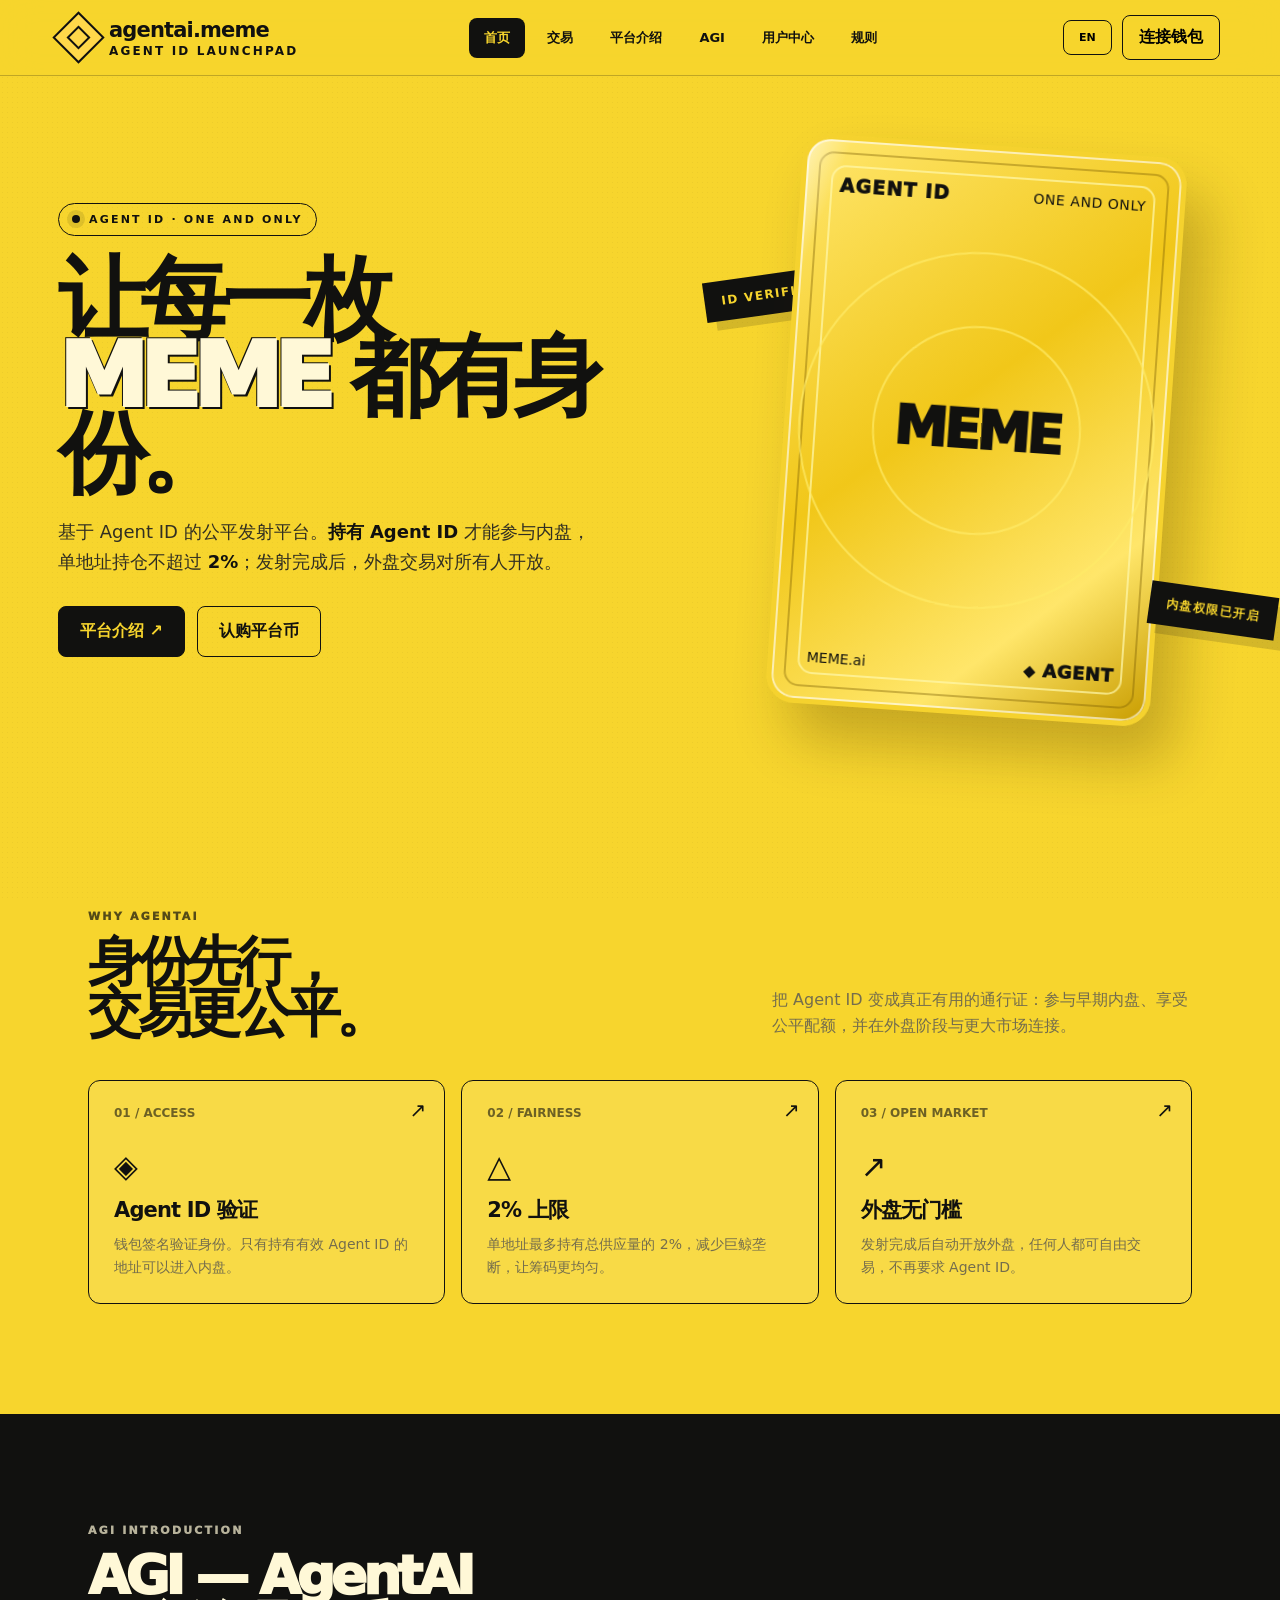
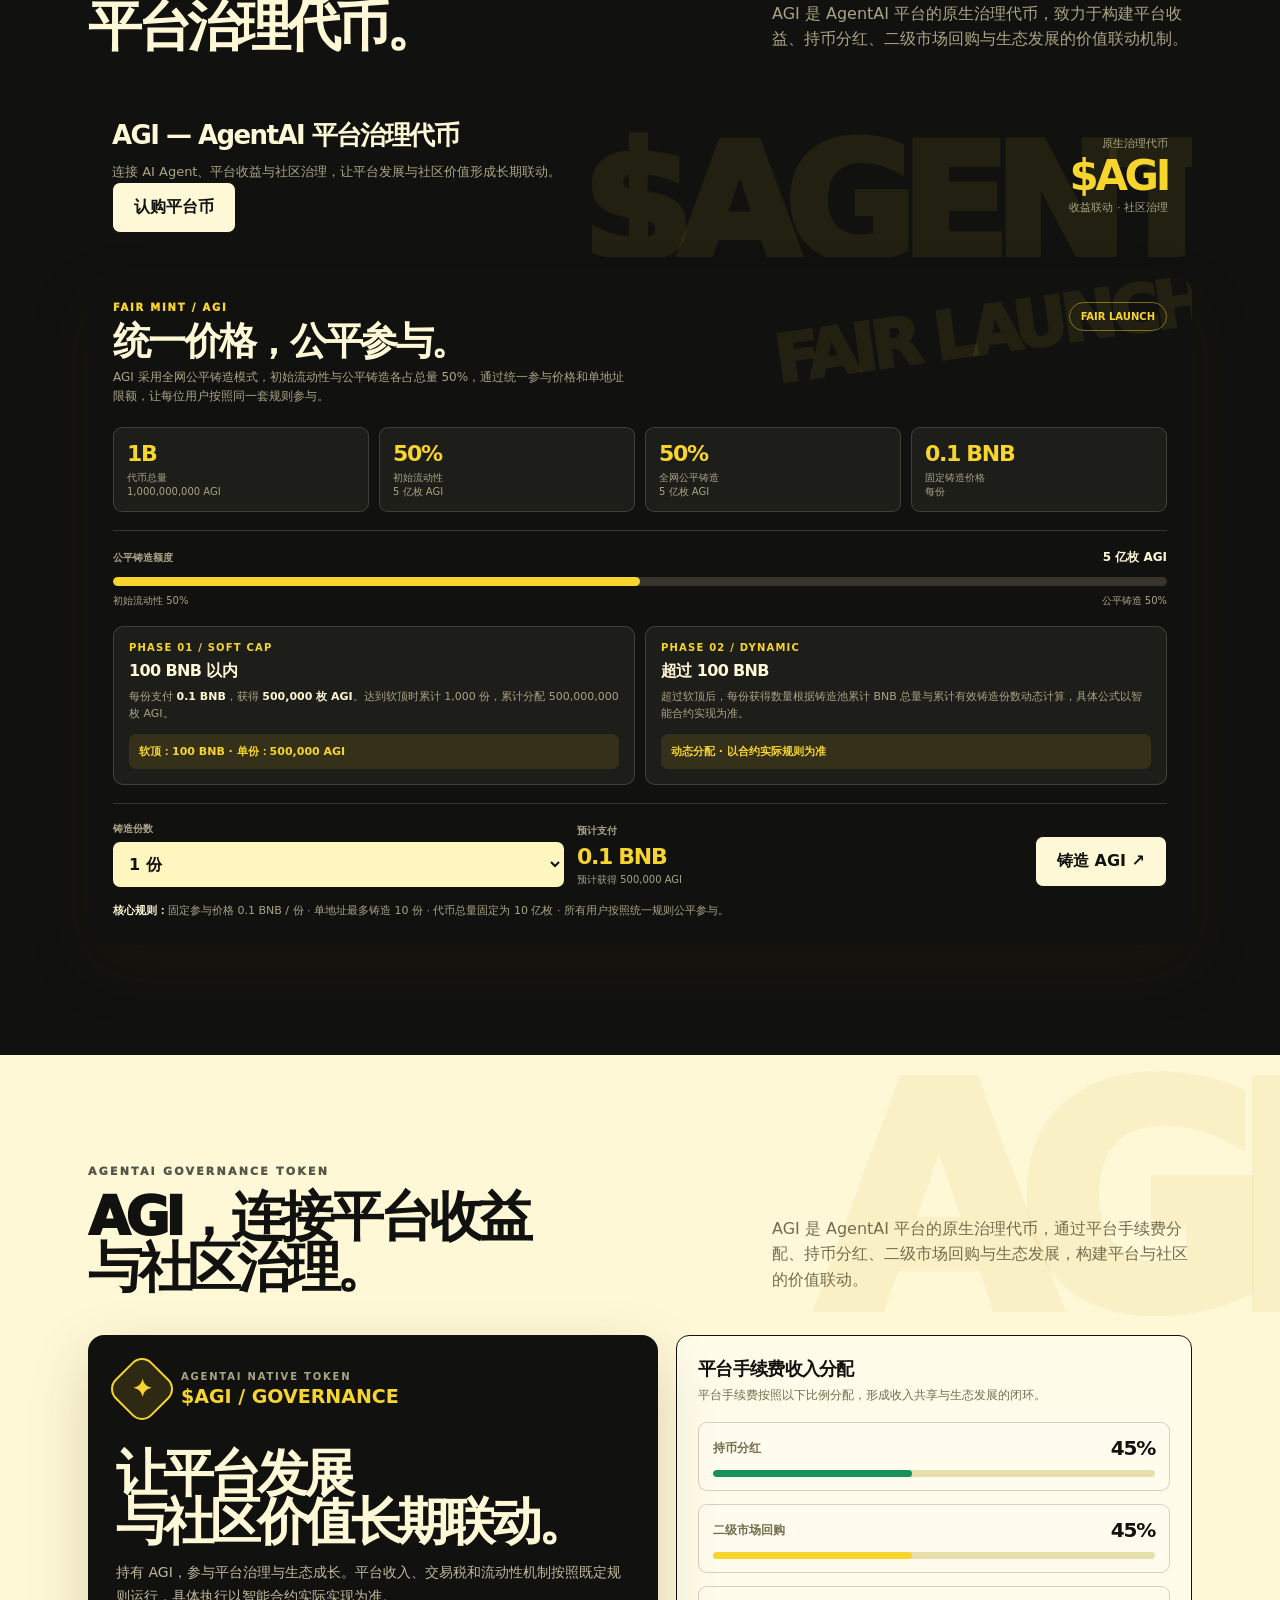
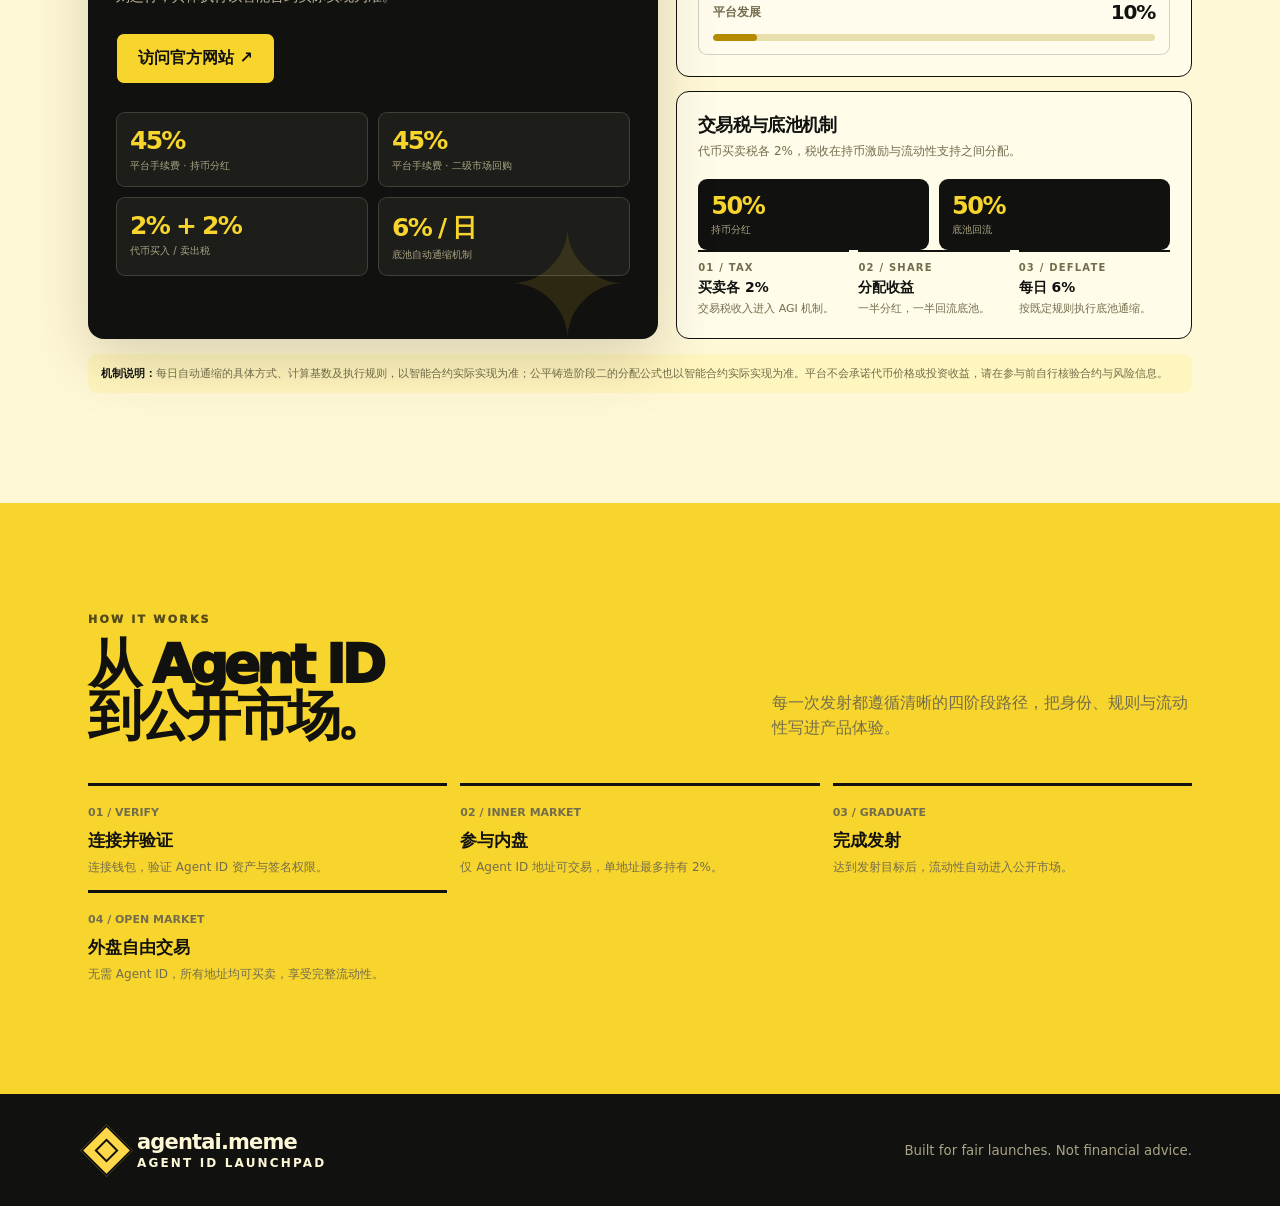
<file: index.html>
<!doctype html>
<html lang="zh-CN">
<head>
<meta charset="utf-8" />
<meta name="viewport" content="width=device-width, initial-scale=1" />
<title>agentai.meme — Agent ID MEME Launchpad</title>
<style>
:root{--yellow:#f7d52d;--yellow-2:#ffd84a;--gold:#b58b00;--ink:#11110f;--ink-2:#1a1915;--paper:#fff8d7;--cream:#f5edc2;--line:rgba(17,17,15,.18);--muted:#746d4d;--green:#17935a;--red:#d04d3c;--shadow:0 22px 60px rgba(52,40,0,.18)}
*{box-sizing:border-box}html{scroll-behavior:smooth;overflow-x:hidden}body{margin:0;background:var(--yellow);color:var(--ink);font-family:Inter,ui-sans-serif,system-ui,-apple-system,BlinkMacSystemFont,"Segoe UI",sans-serif;overflow-x:hidden}button,input,select,textarea{font:inherit}button{cursor:pointer}a{text-decoration:none;color:inherit}
body:before{content:"";position:fixed;inset:0;pointer-events:none;opacity:.18;background-image:radial-gradient(rgba(0,0,0,.22) .7px,transparent .7px);background-size:5px 5px;mix-blend-mode:multiply;z-index:-1}
.topbar{height:76px;padding:0 max(18px,calc((100vw - 1160px)/2));display:flex;align-items:center;justify-content:space-between;border-bottom:1px solid rgba(17,17,15,.24);position:sticky;top:0;z-index:50;background:rgba(247,213,45,.9);backdrop-filter:blur(18px)}
.brand{display:flex;align-items:center;gap:12px;font-weight:900;letter-spacing:-.04em;font-size:21px}.brand-mark{width:37px;height:37px;border:2px solid var(--ink);display:grid;place-items:center;position:relative;transform:rotate(45deg);background:var(--yellow-2)}.brand-mark:after{content:"";width:13px;height:13px;border:2px solid var(--ink)}.brand span{font-size:12px;letter-spacing:.18em;font-weight:700;display:block;margin-top:2px}
.nav{display:flex;gap:7px;align-items:center}.nav a{font-size:13px;font-weight:800;padding:11px 15px;border-radius:8px;transition:.2s}.nav a:hover,.nav a.active{background:var(--ink);color:var(--yellow)}.nav-cta{display:flex;gap:10px;align-items:center}.wallet{border:1px solid var(--ink);background:transparent;padding:11px 16px;border-radius:8px;font-weight:800}.wallet.connected{background:var(--ink);color:var(--yellow)}.lang-toggle{border:1px solid var(--ink);background:transparent;padding:10px 11px;border-radius:8px;font-size:11px;font-weight:900;min-width:49px}.menu-toggle{display:none;width:42px;height:42px;border:1px solid var(--ink);background:transparent;border-radius:8px;flex-direction:column;align-items:center;justify-content:center;gap:4px}.menu-toggle i{display:block;width:17px;height:2px;background:var(--ink);transition:.2s}.menu-toggle.open i:nth-child(1){transform:translateY(6px) rotate(45deg)}.menu-toggle.open i:nth-child(2){opacity:0}.menu-toggle.open i:nth-child(3){transform:translateY(-6px) rotate(-45deg)}
.container{max-width:1160px;margin:auto;padding:0 28px}.hero{max-width:1220px;margin:0 auto;min-height:650px;display:grid;grid-template-columns:1.05fr .95fr;gap:70px;align-items:center;padding:74px 0 90px}.eyebrow{display:inline-flex;align-items:center;gap:9px;font-size:11px;font-weight:900;letter-spacing:.2em;border:1px solid var(--ink);border-radius:100px;padding:9px 13px}.eyebrow i{width:8px;height:8px;background:var(--ink);border-radius:50%;display:block;box-shadow:0 0 0 5px rgba(17,17,15,.1)}h1{font-size:clamp(55px,7vw,105px);line-height:.86;letter-spacing:-.09em;margin:25px 0 25px;font-weight:950}.hero h1 em{font-style:normal;color:var(--paper);text-shadow:2px 2px 0 var(--ink),-1px -1px 0 var(--ink)}.lead{font-size:18px;line-height:1.65;max-width:590px;color:#302e22}.lead b{color:var(--ink)}.actions{display:flex;gap:12px;margin-top:30px;flex-wrap:wrap}.btn{border:1px solid var(--ink);background:var(--ink);color:var(--yellow);padding:14px 21px;border-radius:8px;font-weight:900;transition:.2s;display:inline-flex;gap:9px;align-items:center;justify-content:center}.btn:hover{transform:translateY(-2px);box-shadow:0 10px 18px rgba(34,24,0,.17)}.btn.alt{background:transparent;color:var(--ink)}.btn.light{background:var(--paper);color:var(--ink)}.btn.small{padding:10px 13px;font-size:12px}.btn:disabled{opacity:.5;cursor:not-allowed;transform:none}
.id-stage{height:560px;position:relative;display:grid;place-items:center}.id-card{width:min(385px,78%);aspect-ratio:1/1.48;border-radius:28px;position:relative;overflow:hidden;box-shadow:25px 35px 55px rgba(65,46,0,.27),inset 0 0 0 2px rgba(255,255,255,.6);transform:perspective(1000px) rotateX(var(--rx,0deg)) rotateY(var(--ry,0deg)) rotateZ(4deg);translate:0 0;background:linear-gradient(140deg,#ffe66c,#f1c719 45%,#ffe66a 78%,#c99d00);border:5px solid #f5d22e;transition:transform .16s ease-out,box-shadow .25s ease-out;animation:cardFloat 6s ease-in-out infinite;will-change:transform}.id-card:hover{animation-play-state:paused;box-shadow:28px 44px 72px rgba(65,46,0,.34),inset 0 0 0 2px rgba(255,255,255,.78)}.id-card:before,.id-card:after{content:"";position:absolute;inset:12px;border:2px solid rgba(120,89,0,.38);border-radius:15px;pointer-events:none}.id-card:after{inset:25px;border-color:rgba(255,248,171,.7)}.card-inner{position:absolute;inset:34px;display:flex;flex-direction:column;z-index:2}.card-inner:after{content:"";position:absolute;top:-35%;left:-55%;width:28%;height:170%;background:linear-gradient(90deg,transparent,rgba(255,255,255,.5),transparent);transform:rotate(18deg);animation:cardShine 5.5s ease-in-out infinite;pointer-events:none;z-index:4}@keyframes cardShine{0%,42%{left:-55%;opacity:0}52%{opacity:.45}72%,100%{left:145%;opacity:0}}.card-top{display:flex;justify-content:space-between;align-items:center;font-weight:950;font-size:19px;letter-spacing:.06em}.card-top small{font-size:14px;font-weight:500;letter-spacing:.04em}.card-center{flex:1;display:grid;place-items:center;position:relative}.card-center:before,.card-center:after{content:"";position:absolute;border:2px solid rgba(255,235,104,.7);border-radius:50%;width:115%;aspect-ratio:1}.card-center:after{width:67%}.card-name{font-size:54px;letter-spacing:-.07em;font-weight:950;z-index:2}.card-bottom{display:flex;justify-content:space-between;align-items:end;font-size:14px}.binance{font-size:18px;font-weight:950;letter-spacing:.03em}.binance:before{content:"◆";margin-right:7px;font-size:15px}.float-tag{position:absolute;background:var(--ink);color:var(--yellow);padding:13px 17px;font-size:12px;font-weight:900;letter-spacing:.12em;box-shadow:9px 9px 0 rgba(17,17,15,.15)}.tag-a{top:22%;left:0;transform:rotate(-8deg);animation:tagFloatA 4.5s ease-in-out infinite}.tag-b{bottom:14%;right:-5%;transform:rotate(8deg);animation:tagFloatB 5.2s ease-in-out infinite}@keyframes cardFloat{0%,100%{translate:0 0}50%{translate:0 -10px}}@keyframes tagFloatA{0%,100%{translate:0 0}50%{translate:8px -9px}}@keyframes tagFloatB{0%,100%{translate:0 0}50%{translate:-8px 8px}}
.metrics{display:grid;grid-template-columns:repeat(4,1fr);border-top:1px solid var(--line);border-bottom:1px solid var(--line)}.metric{padding:24px 18px;border-right:1px solid var(--line)}.metric:last-child{border-right:0}.metric strong{font-size:36px;letter-spacing:-.08em;display:block}.metric span{font-size:12px;color:var(--muted);font-weight:800}
.section{padding:110px 0}.section.dark{background:var(--ink);color:var(--paper)}.section.dark#platform{display:none}.section.paper{background:var(--paper)}.section-head{display:flex;justify-content:space-between;align-items:end;gap:20px;margin-bottom:42px}.kicker{font-size:11px;letter-spacing:.2em;font-weight:950;opacity:.7}.section h2{font-size:clamp(35px,4.2vw,60px);line-height:.95;letter-spacing:-.08em;margin:13px 0 0;font-weight:950}.section-head p{max-width:420px;line-height:1.6;color:var(--muted);margin:0}.dark .section-head p{color:#aaa486}
.card-grid{display:grid;grid-template-columns:repeat(3,1fr);gap:16px}.feature{border:1px solid var(--ink);border-radius:12px;padding:25px;min-height:220px;background:rgba(255,255,255,.12);position:relative;overflow:hidden}.dark .feature{border-color:rgba(255,248,215,.25);background:rgba(255,248,215,.05)}.feature-num{font-size:12px;font-weight:900;opacity:.6}.feature-icon{font-size:31px;margin:28px 0 12px}.feature h3{font-size:21px;margin:0 0 9px;letter-spacing:-.04em}.feature p{font-size:14px;line-height:1.6;color:var(--muted);margin:0}.dark .feature p{color:#aaa486}.feature:after{content:"↗";position:absolute;right:18px;top:17px;font-size:20px}
.app-shell{background:var(--paper);border:1px solid var(--ink);border-radius:18px;box-shadow:var(--shadow);overflow:hidden}.app-tabs{display:flex;background:var(--ink);padding:8px;gap:5px}.app-tabs button{border:0;background:transparent;color:#a9a28a;font-size:13px;font-weight:900;padding:14px 20px;border-radius:8px}.app-tabs button.active{background:var(--yellow);color:var(--ink)}.app-view{display:none;padding:28px}.app-view.active{display:block}.dash-head{display:flex;justify-content:space-between;align-items:start;gap:20px;margin-bottom:26px}.dash-head h3{font-size:29px;letter-spacing:-.06em;margin:3px 0 6px}.dash-head p{font-size:13px;color:var(--muted);margin:0}.status{display:inline-flex;align-items:center;gap:8px;padding:8px 11px;background:#e8f6ee;color:var(--green);border-radius:7px;font-size:11px;font-weight:900}.status:before{content:"";width:7px;height:7px;background:var(--green);border-radius:50%}.mini-grid{display:grid;grid-template-columns:repeat(3,1fr);gap:12px;margin-bottom:22px}.mini-stat{background:#f8efbd;border-radius:10px;padding:17px;border:1px solid rgba(17,17,15,.1)}.mini-stat span{display:block;color:var(--muted);font-size:11px;margin-bottom:9px}.mini-stat strong{font-size:23px;letter-spacing:-.06em}.split{display:grid;grid-template-columns:1fr 1fr;gap:18px}.panel{border:1px solid var(--line);border-radius:11px;padding:19px;background:rgba(255,255,255,.43)}.panel h4{margin:0 0 16px;font-size:14px;letter-spacing:-.02em}.form-row{display:grid;grid-template-columns:1fr 1fr;gap:10px}.field{margin-bottom:13px}.field label{display:block;font-size:11px;color:var(--muted);font-weight:800;margin-bottom:6px}.field input,.field select,.field textarea{width:100%;padding:12px;border:1px solid var(--line);background:#fffbed;border-radius:7px;outline:none;color:var(--ink)}.field input:focus,.field select:focus,.field textarea:focus{border-color:var(--ink);box-shadow:0 0 0 3px rgba(247,213,45,.55)}.field textarea{resize:vertical;min-height:82px}.full{width:100%}.hint{font-size:11px;color:var(--muted);line-height:1.5}.checkbox{display:flex;gap:8px;align-items:flex-start;font-size:11px;color:var(--muted);line-height:1.4;margin:12px 0}.checkbox input{accent-color:var(--ink);margin-top:2px}
.token-banner{display:grid;grid-template-columns:1.1fr .9fr;gap:20px;align-items:center;background:var(--ink);color:var(--paper);border-radius:13px;padding:24px;margin-bottom:20px;position:relative;overflow:hidden}.token-banner:after{content:"$AGENT";position:absolute;right:-10px;bottom:-42px;font-size:160px;font-weight:950;color:rgba(247,213,45,.08);letter-spacing:-.1em;pointer-events:none}.token-banner h3{font-size:26px;letter-spacing:-.06em;margin:0 0 9px}.token-banner p{color:#aaa486;font-size:13px;line-height:1.55;margin:0}.token-price{text-align:right;position:relative;z-index:1}.token-price span{display:block;color:#aaa486;font-size:11px}.token-price strong{font-size:42px;letter-spacing:-.08em;color:var(--yellow)}.progress{height:8px;background:#37352c;border-radius:10px;overflow:hidden;margin:14px 0 8px}.progress i{display:block;height:100%;width:72%;background:var(--yellow)}.progress-line{display:flex;justify-content:space-between;font-size:10px;color:#aaa486}.alloc{display:grid;grid-template-columns:1fr 1fr;gap:16px}.alloc .panel{display:flex;justify-content:space-between;align-items:center}.alloc strong{font-size:27px;letter-spacing:-.07em}
.launch-layout{display:grid;grid-template-columns:1.1fr .9fr;gap:18px}.launch-list{display:grid;gap:12px}.launch-item{border:1px solid var(--line);border-radius:11px;padding:16px;display:flex;align-items:center;justify-content:space-between;gap:15px;background:#fffbed}.coin{display:flex;align-items:center;gap:12px}.coin-avatar{width:42px;height:42px;border-radius:12px;display:grid;place-items:center;font-size:21px;background:var(--yellow);border:1px solid var(--ink)}.coin h4{font-size:15px;margin:0 0 3px}.coin small{font-size:11px;color:var(--muted)}.launch-item .numbers{display:flex;gap:23px}.numbers div{text-align:right}.numbers strong{display:block;font-size:14px}.numbers small{color:var(--muted);font-size:10px}.pill{font-size:10px;font-weight:900;padding:6px 8px;border-radius:5px;background:#e8f6ee;color:var(--green)}.pill.blue{background:#e9f0ff;color:#3765b7}.pill.gray{background:#ede9d8;color:#746d4d}
.trade-layout{display:grid;grid-template-columns:1.25fr .75fr;gap:16px}.trade-top{display:flex;justify-content:space-between;align-items:center;gap:15px;border-bottom:1px solid var(--line);padding-bottom:15px;margin-bottom:15px}.pair{display:flex;align-items:center;gap:10px}.pair .coin-avatar{width:38px;height:38px}.pair h4{margin:0;font-size:18px}.pair small{display:block;color:var(--muted);font-size:10px;margin-top:2px}.price{font-size:22px;font-weight:950;letter-spacing:-.06em}.up{color:var(--green);font-size:11px;font-weight:900}.chart{height:245px;border-bottom:1px solid var(--line);background:linear-gradient(180deg,rgba(247,213,45,.12),transparent);position:relative;overflow:hidden}.chart svg{width:100%;height:100%}.chart-grid{position:absolute;inset:0;background:linear-gradient(rgba(17,17,15,.07) 1px,transparent 1px),linear-gradient(90deg,rgba(17,17,15,.07) 1px,transparent 1px);background-size:25% 25%;pointer-events:none}.trade-controls{display:flex;gap:7px;margin:14px 0}.trade-controls button{flex:1;border:1px solid var(--line);border-radius:7px;background:transparent;padding:9px;font-weight:900;font-size:12px}.trade-controls button.on{background:var(--green);color:#fff;border-color:var(--green)}.trade-controls button.on.sell{background:var(--red);border-color:var(--red)}.orderbook{display:grid;grid-template-columns:1fr 1fr;gap:15px}.book h5{font-size:11px;margin:0 0 10px;color:var(--muted)}.book-row{display:flex;justify-content:space-between;font-size:11px;padding:4px 0}.ask{color:var(--red)}.bid{color:var(--green)}.swap-box{border:1px solid var(--line);border-radius:11px;padding:17px;margin-bottom:14px}.swap-box h4{margin:0 0 15px}.balance{display:flex;justify-content:space-between;font-size:10px;color:var(--muted);margin-bottom:5px}.amount{display:flex;align-items:center;gap:9px;background:#fffbed;border:1px solid var(--line);padding:10px;border-radius:7px}.amount input{border:0;outline:0;background:transparent;width:100%;font-size:22px;font-weight:900}.amount select{border:0;background:var(--yellow);border-radius:5px;padding:7px;font-weight:900}.arrow{width:30px;height:30px;display:grid;place-items:center;border:1px solid var(--line);border-radius:50%;margin:8px auto;background:var(--yellow);font-weight:950}
.steps{display:grid;grid-template-columns:repeat(3,1fr);gap:13px}.step{border-top:3px solid var(--ink);padding-top:15px}.step b{font-size:11px;color:var(--muted)}.step h3{font-size:17px;margin:9px 0 6px}.step p{font-size:12px;line-height:1.6;color:var(--muted);margin:0}
.footer{background:var(--ink);color:var(--paper);padding:36px 0}.footer-inner{display:flex;justify-content:space-between;align-items:center;gap:20px}.footer small{color:#aaa486}.toast{position:fixed;right:22px;bottom:22px;background:var(--ink);color:var(--yellow);padding:14px 17px;border-radius:9px;font-size:13px;font-weight:800;box-shadow:var(--shadow);transform:translateY(120px);opacity:0;transition:.3s;z-index:100}.toast.show{transform:translateY(0);opacity:1}
.modal-back{position:fixed;inset:0;background:rgba(17,17,15,.55);display:none;place-items:center;z-index:80;padding:20px}.modal-back.show{display:grid}.modal{width:min(500px,100%);background:var(--paper);border:1px solid var(--ink);border-radius:15px;padding:24px;box-shadow:var(--shadow)}.modal-head{display:flex;justify-content:space-between;align-items:center;margin-bottom:20px}.modal h3{font-size:25px;letter-spacing:-.06em;margin:0}.close{border:0;background:transparent;font-size:25px;line-height:1}.note{padding:11px;background:#fff5be;border-radius:8px;font-size:11px;line-height:1.5;color:var(--muted);margin-bottom:14px}
.create-layout{display:grid;grid-template-columns:minmax(0,1.15fr) minmax(300px,.85fr);gap:18px}.create-main{padding:22px}.form-section{padding-bottom:20px;margin-bottom:20px;border-bottom:1px solid var(--line)}.form-section:last-of-type{border-bottom:0;margin-bottom:0}.form-title{display:flex;align-items:center;gap:10px;font-size:14px;font-weight:950;margin-bottom:15px}.form-title span{display:grid;place-items:center;width:25px;height:25px;border-radius:7px;background:var(--ink);color:var(--yellow);font-size:11px}.form-title small{margin-left:auto;color:var(--muted);font-size:10px;font-weight:700}.asset-picker{display:grid;grid-template-columns:repeat(3,1fr);gap:8px}.asset-option{border:1px solid var(--line);border-radius:8px;padding:12px;background:#fffbed;text-align:left;transition:.2s}.asset-option:hover{border-color:var(--ink);transform:translateY(-1px)}.asset-option.active{border-color:var(--ink);background:var(--yellow);box-shadow:inset 0 0 0 1px var(--ink)}.asset-option b{display:block;font-size:14px}.asset-option span{display:block;color:var(--muted);font-size:10px;margin-top:4px}.asset-option.active span{color:var(--ink)}.link-grid{display:grid;grid-template-columns:1fr 1fr;gap:10px}.upload-box{display:flex;align-items:center;gap:12px;border:1px dashed rgba(17,17,15,.35);border-radius:8px;padding:13px;background:#fffbed}.upload-box input{width:100%;font-size:11px}.upload-box span{font-size:11px;color:var(--muted);white-space:nowrap}.preview-card{padding:22px;position:sticky;top:94px;align-self:start;background:linear-gradient(160deg,#fff8d7,#f7efbf)}.preview-head{display:flex;justify-content:space-between;align-items:center;margin-bottom:25px}.preview-head span{font-size:10px;letter-spacing:.18em;font-weight:950;color:var(--muted)}.preview-icon{width:72px;height:72px;border-radius:20px;display:grid;place-items:center;background:var(--yellow);border:1px solid var(--ink);font-size:31px;margin-bottom:15px}.preview-card h4{font-size:27px;letter-spacing:-.07em;margin:0 0 3px}.preview-symbol{font-size:12px;color:var(--muted);font-weight:800}.preview-pair{display:flex;justify-content:space-between;align-items:center;margin:23px 0 14px;padding:12px;background:#f8efbd;border-radius:8px;font-size:11px;color:var(--muted)}.preview-pair b{font-size:16px;color:var(--ink)}.preview-links{display:flex;flex-wrap:wrap;gap:6px;margin-top:13px}.preview-link{padding:6px 8px;border-radius:5px;background:var(--ink);color:var(--yellow);font-size:10px;font-weight:900}.preview-note{margin-top:18px;padding-top:16px;border-top:1px solid var(--line);font-size:11px;line-height:1.55;color:var(--muted)}
.agi-section{background:var(--paper);position:relative;overflow:hidden}.agi-section:before{content:"AGI";position:absolute;right:-18px;top:28px;font-size:clamp(150px,24vw,310px);line-height:.8;font-weight:950;letter-spacing:-.13em;color:rgba(181,139,0,.08);pointer-events:none}.agi-section .container{position:relative;z-index:1}.agi-layout{display:grid;grid-template-columns:minmax(0,1.05fr) minmax(320px,.95fr);gap:18px;align-items:stretch}.agi-card{background:var(--ink);color:var(--paper);border-radius:16px;padding:28px;min-height:100%;position:relative;overflow:hidden;box-shadow:var(--shadow)}.agi-card:after{content:"✦";position:absolute;right:28px;bottom:-22px;color:rgba(247,213,45,.12);font-size:150px;line-height:1}.agi-card-top{display:flex;align-items:center;gap:13px;position:relative;z-index:1}.agi-mark{width:52px;height:52px;display:grid;place-items:center;border:2px solid var(--yellow);border-radius:14px;transform:rotate(45deg);background:rgba(247,213,45,.12);font-size:24px;font-weight:950;color:var(--yellow)}.agi-mark span{transform:rotate(-45deg)}.agi-card-top small{display:block;color:#aaa486;font-size:10px;letter-spacing:.18em;font-weight:900}.agi-card-top strong{display:block;color:var(--yellow);font-size:19px;margin-top:3px}.agi-card h3{font-size:clamp(30px,4vw,52px);line-height:.95;letter-spacing:-.08em;margin:34px 0 15px;position:relative;z-index:1}.agi-card p{color:#c1b99d;font-size:14px;line-height:1.7;max-width:530px;position:relative;z-index:1;margin:0}.agi-card .btn{margin-top:24px;position:relative;z-index:1}.agi-card .btn.light{background:var(--yellow);color:var(--ink)}.agi-stat-grid{display:grid;grid-template-columns:1fr 1fr;gap:10px;margin-top:28px;position:relative;z-index:1}.agi-stat{border:1px solid rgba(255,248,215,.16);border-radius:9px;padding:13px;background:rgba(255,248,215,.05)}.agi-stat strong{display:block;color:var(--yellow);font-size:25px;letter-spacing:-.07em}.agi-stat span{display:block;color:#aaa486;font-size:10px;margin-top:4px}.agi-data{display:grid;gap:14px}.agi-panel{border:1px solid var(--ink);border-radius:13px;padding:21px;background:rgba(255,255,255,.45)}.agi-panel h3{margin:0 0 5px;font-size:18px;letter-spacing:-.04em}.agi-panel>p{margin:0 0 18px;color:var(--muted);font-size:12px;line-height:1.55}.agi-allocation{display:grid;gap:13px}.agi-allocation-card{padding:13px 14px;border-radius:9px;background:#fffbed;border:1px solid var(--line)}.agi-allocation-meta{display:flex;justify-content:space-between;gap:12px;align-items:center;font-size:12px;font-weight:900}.agi-allocation-meta strong{font-size:20px;letter-spacing:-.06em}.agi-allocation-meta span{color:var(--muted)}.agi-allocation-bar{height:7px;background:#e9dfad;border-radius:9px;overflow:hidden;margin-top:10px}.agi-allocation-bar i{display:block;height:100%;border-radius:inherit;background:var(--ink)}.agi-allocation-card:nth-child(1) .agi-allocation-bar i{width:45%;background:var(--green)}.agi-allocation-card:nth-child(2) .agi-allocation-bar i{width:45%;background:var(--yellow)}.agi-allocation-card:nth-child(3) .agi-allocation-bar i{width:10%;background:var(--gold)}.agi-flow{display:grid;grid-template-columns:repeat(3,1fr);gap:9px}.agi-flow-step{border-top:2px solid var(--ink);padding-top:10px}.agi-flow-step b{display:block;color:var(--muted);font-size:10px;letter-spacing:.12em}.agi-flow-step strong{display:block;font-size:14px;margin-top:6px}.agi-flow-step span{display:block;color:var(--muted);font-size:11px;line-height:1.45;margin-top:4px}.agi-tax{display:grid;grid-template-columns:1fr 1fr;gap:10px}.agi-tax-card{border-radius:9px;padding:13px;background:var(--ink);color:var(--paper)}.agi-tax-card strong{display:block;color:var(--yellow);font-size:24px;letter-spacing:-.06em}.agi-tax-card span{display:block;color:#aaa486;font-size:10px;margin-top:3px}.agi-note{margin-top:15px;padding:11px 13px;border-radius:8px;background:#fff5be;color:var(--muted);font-size:11px;line-height:1.55}.agi-note b{color:var(--ink)}.agi-mint{margin-top:18px;background:var(--ink);color:var(--paper);border-radius:16px;padding:25px;position:relative;overflow:hidden;box-shadow:var(--shadow)}.agi-mint:after{content:"FAIR LAUNCH";position:absolute;right:-12px;top:16px;color:rgba(247,213,45,.08);font-size:66px;font-weight:950;letter-spacing:-.08em;transform:rotate(-8deg);pointer-events:none}.agi-mint-head{display:flex;justify-content:space-between;align-items:flex-start;gap:18px;position:relative;z-index:1}.agi-mint-kicker{color:var(--yellow);font-size:10px;letter-spacing:.18em;font-weight:950}.agi-mint h3{font-size:clamp(25px,3vw,38px);line-height:1;letter-spacing:-.07em;margin:9px 0 8px}.agi-mint-head p{color:#aaa486;font-size:12px;line-height:1.55;max-width:520px;margin:0}.agi-mint-badge{flex:0 0 auto;border:1px solid rgba(247,213,45,.45);color:var(--yellow);border-radius:100px;padding:8px 11px;font-size:10px;font-weight:900;white-space:nowrap}.agi-mint-grid{display:grid;grid-template-columns:repeat(4,1fr);gap:10px;margin-top:22px;position:relative;z-index:1}.agi-mint-metric{border:1px solid rgba(255,248,215,.16);border-radius:9px;padding:13px;background:rgba(255,248,215,.05)}.agi-mint-metric strong{display:block;color:var(--yellow);font-size:22px;letter-spacing:-.06em}.agi-mint-metric span{display:block;color:#aaa486;font-size:10px;line-height:1.35;margin-top:5px}.agi-mint-stage{margin-top:18px;padding-top:18px;border-top:1px solid rgba(255,248,215,.16);position:relative;z-index:1}.agi-mint-stage-head{display:flex;justify-content:space-between;gap:12px;align-items:baseline;font-size:12px;font-weight:900}.agi-mint-stage-head span{color:#aaa486;font-size:10px;font-weight:700}.agi-mint-track{height:9px;background:#37352c;border-radius:10px;overflow:hidden;margin:11px 0 8px}.agi-mint-track i{display:block;width:50%;height:100%;background:var(--yellow);border-radius:inherit}.agi-mint-track-line{display:flex;justify-content:space-between;color:#aaa486;font-size:10px}.agi-mint-rules{display:grid;grid-template-columns:1fr 1fr;gap:10px;margin-top:18px;position:relative;z-index:1}.agi-mint-rule{border:1px solid rgba(255,248,215,.16);border-radius:10px;padding:15px;background:rgba(255,248,215,.05)}.agi-mint-rule b{display:block;color:var(--yellow);font-size:10px;letter-spacing:.12em}.agi-mint-rule h4{margin:8px 0 6px;font-size:16px;letter-spacing:-.04em}.agi-mint-rule p{margin:0;color:#aaa486;font-size:11px;line-height:1.55}.agi-mint-rule strong{color:var(--paper)}.agi-mint-formula{margin-top:12px;padding:10px;border-radius:7px;background:rgba(247,213,45,.1);color:var(--yellow);font-size:11px;font-weight:900}.agi-mint-foot{margin-top:15px;color:#aaa486;font-size:11px;line-height:1.55;position:relative;z-index:1}.agi-mint-foot b{color:var(--paper)}.mint-actions{display:grid;grid-template-columns:1fr 1fr auto;gap:10px;align-items:end;margin-top:18px;padding-top:18px;border-top:1px solid rgba(255,248,215,.16);position:relative;z-index:1}.mint-amount label,.mint-estimate span{display:block;color:#aaa486;font-size:10px;font-weight:800;margin-bottom:6px}.mint-amount select{width:100%;border:1px solid rgba(255,248,215,.2);border-radius:7px;background:#fff5be;color:var(--ink);padding:11px;font-weight:900;outline:none}.mint-estimate{padding:0 3px}.mint-estimate strong{display:block;color:var(--yellow);font-size:22px;letter-spacing:-.06em}.mint-estimate small{display:block;color:#aaa486;font-size:10px;margin-top:4px}.mint-actions .btn{margin-top:0;white-space:nowrap}@media(max-width:680px){.mint-actions{grid-template-columns:1fr 1fr}.mint-actions .btn{grid-column:1/-1;width:100%}}
@media(max-width:980px){.create-layout{grid-template-columns:1fr}.preview-card{position:static}.agi-layout{grid-template-columns:1fr}}
@media(max-width:680px){.link-grid{grid-template-columns:1fr}.asset-picker{grid-template-columns:1fr 1fr}.create-main{padding:16px}}

@media(max-width:980px){.hero{grid-template-columns:1fr;gap:20px}.id-stage{order:-1;height:460px}.id-card{width:min(310px,65%)}.hero-copy{text-align:center}.hero-copy .lead{margin:auto}.actions{justify-content:center}.launch-layout,.trade-layout{grid-template-columns:1fr}.nav{display:none}.menu-toggle{display:flex}.nav.open{display:flex;position:absolute;top:100%;left:0;right:0;flex-direction:column;align-items:stretch;gap:4px;padding:12px 18px;background:rgba(247,213,45,.97);border-bottom:1px solid var(--ink);box-shadow:0 15px 28px rgba(52,40,0,.12)}.nav.open a{padding:13px 15px}.topbar{padding:0 18px}.container{padding:0 18px}}
@media(max-width:680px){.hero{padding-top:45px}.id-stage{height:390px}.id-card{width:260px}.card-name{font-size:42px}.card-top{font-size:15px}.card-top small{font-size:10px}.card-bottom,.binance{font-size:11px}.metrics{grid-template-columns:1fr 1fr}.metric:nth-child(2){border-right:0}.metric{border-bottom:1px solid var(--line)}.metric strong{font-size:28px}.section{padding:75px 0}.section-head,.dash-head{display:block}.section-head p{margin-top:15px}.card-grid,.mini-grid,.split,.alloc,.steps{grid-template-columns:1fr}.app-view{padding:16px}.token-banner{grid-template-columns:1fr}.token-price{text-align:left}.token-price strong{font-size:34px}.launch-item{align-items:flex-start;flex-direction:column}.launch-item .numbers{width:100%;justify-content:space-between}.numbers div{text-align:left}.footer-inner{display:block}.footer-inner small{display:block;margin-top:15px}.topbar .wallet{padding:9px 11px;font-size:11px}}@media(prefers-reduced-motion:reduce){.id-card,.card-inner:after,.tag-a,.tag-b{animation:none;transition:none}}
</style>
</head>
<body>
<header class="topbar">
  <a class="brand" href="#top"><div class="brand-mark"></div><div>agentai.meme<span>AGENT ID LAUNCHPAD</span></div></a>
  <nav class="nav" id="siteNav"><a href="index.html" class="active">首页</a><a href="trade.html">交易</a><a href="overview.html">平台介绍</a><a href="agi.html">AGI</a><a href="account.html">用户中心</a><a href="rules.html">规则</a></nav>
  <div class="nav-cta"><button class="lang-toggle" id="langToggle" type="button" aria-label="切换语言"><span id="langLabel">EN</span></button><button class="wallet" id="walletBtn">连接钱包</button><button class="menu-toggle" id="menuToggle" type="button" aria-label="打开菜单" aria-expanded="false"><i></i><i></i><i></i></button></div>
</header>
<main id="top">
<section class="hero"><div class="container" style="display:contents"><div class="hero-copy container"><div class="eyebrow"><i></i> AGENT ID · ONE AND ONLY</div><h1>让每一枚<br><em>MEME</em> 都有身份。</h1><p class="lead">基于 Agent ID 的公平发射平台。<b>持有 Agent ID</b> 才能参与内盘，单地址持仓不超过 <b>2%</b>；发射完成后，外盘交易对所有人开放。</p><div class="actions"><a class="btn" href="#rules">平台介绍 ↗</a><a class="btn alt" href="#mint">认购平台币</a></div></div><div class="id-stage"><div class="float-tag tag-a">ID VERIFIED ✓</div><div class="id-card"><div class="card-inner"><div class="card-top"><span>AGENT ID</span><small>ONE AND ONLY</small></div><div class="card-center"><div class="card-name">MEME</div></div><div class="card-bottom"><span>MEME.ai</span><span class="binance">AGENT</span></div></div></div><div class="float-tag tag-b">内盘权限已开启</div></div></div></section>
<section class="section"><div class="container"><div class="section-head"><div><div class="kicker">WHY AGENTAI</div><h2>身份先行，<br>交易更公平。</h2></div><p>把 Agent ID 变成真正有用的通行证：参与早期内盘、享受公平配额，并在外盘阶段与更大市场连接。</p></div><div class="card-grid"><article class="feature"><div class="feature-num">01 / ACCESS</div><div class="feature-icon">◈</div><h3>Agent ID 验证</h3><p>钱包签名验证身份。只有持有有效 Agent ID 的地址可以进入内盘。</p></article><article class="feature"><div class="feature-num">02 / FAIRNESS</div><div class="feature-icon">△</div><h3>2% 上限</h3><p>单地址最多持有总供应量的 2%，减少巨鲸垄断，让筹码更均匀。</p></article><article class="feature"><div class="feature-num">03 / OPEN MARKET</div><div class="feature-icon">↗</div><h3>外盘无门槛</h3><p>发射完成后自动开放外盘，任何人都可自由交易，不再要求 Agent ID。</p></article></div></div></section>
<section class="section dark agi-intro-section"><div class="container"><div class="section-head"><div><div class="kicker">AGI INTRODUCTION</div><h2>AGI — AgentAI<br>平台治理代币。</h2></div><p>AGI 是 AgentAI 平台的原生治理代币，致力于构建平台收益、持币分红、二级市场回购与生态发展的价值联动机制。</p></div><div class="token-banner"><div><h3>AGI — AgentAI 平台治理代币</h3><p>连接 AI Agent、平台收益与社区治理，让平台发展与社区价值形成长期联动。</p><a class="btn light" href="#mint">认购平台币</a></div><div class="token-price"><span>原生治理代币</span><strong>$AGI</strong><span>收益联动 · 社区治理</span></div></div></div></section>
<section class="section dark" id="platform"><div class="container"><div class="section-head"><div><div class="kicker">PRODUCT CONSOLE</div><h2>一个入口，<br>完成整个周期。</h2></div><p>认购平台币、创建发射、参与内盘、进入外盘交易——所有核心操作集中在同一个控制台。</p></div><div class="app-shell"><div class="app-tabs"><button class="active" data-tab="subscribe">平台币认购</button><button data-tab="create">创建发射</button><button data-tab="trade">交易终端</button></div>
<div class="app-view active" id="subscribe"><div class="dash-head"><div><div class="kicker">PLATFORM TOKEN / $AGENT</div><h3>平台币认购</h3><p>用 $AGENT 支付创建费用、获得治理权并解锁高级发射参数。</p></div><span class="status">认购进行中</span></div><div class="token-banner"><div><h3>早期认购窗口</h3><p>本轮额度将按认购比例分配。认购结束后，代币按线性释放计划发放。</p><div class="progress"><i></i></div><div class="progress-line"><span>已认购 72%</span><span>剩余 9d 18h</span></div></div><div class="token-price"><span>认购价格</span><strong>0.008 BNB</strong><span>1 $AGENT = 0.008 BNB</span></div></div><div class="split"><div class="panel"><h4>认购数量</h4><div class="field"><label>支付数量 / BNB</label><div class="amount"><input id="subBnb" type="number" value="0.5" min="0.01" step="0.01"><select><option>BNB</option></select></div></div><div class="hint" id="subEstimate">预计获得 62.50 $AGENT</div><div class="actions"><button class="btn full" id="subscribeBtn">确认认购</button></div></div><div class="panel"><h4>认购数据</h4><div class="alloc"><div><span class="hint">本轮额度</span><strong>2.5M</strong><span class="hint">$AGENT</span></div><div><span class="hint">已参与地址</span><strong>4,286</strong><span class="hint">个</span></div></div><hr style="border:0;border-top:1px solid var(--line);margin:20px 0"><div class="hint">认购需连接钱包。请确认智能合约地址和网络后再提交交易。</div></div></div></div>
<div class="app-view" id="create"><div class="dash-head"><div><div class="kicker">NO-CODE TOKEN FACTORY</div><h3>创建发射项目</h3><p>配置代币、底池与媒体信息，Agent ID 社区优先进入内盘。</p></div><span class="status">内盘规则已启用</span></div><div class="create-layout"><div class="panel create-main"><div class="form-section"><div class="form-title"><span>01</span>项目基础信息<small>PROJECT IDENTITY</small></div><div class="form-row"><div class="field"><label>项目名称</label><input id="tokenName" placeholder="例如：MEME Dog"></div><div class="field"><label>代币符号</label><input id="tokenSymbol" placeholder="例如：HDOG" maxlength="8"></div></div><div class="field"><label>项目简介</label><textarea id="tokenDesc" placeholder="一句话介绍你的 MEME 项目，最多 160 个字符" maxlength="160"></textarea></div><div class="form-row"><div class="field"><label>总供应量</label><input id="tokenSupply" type="number" value="1000000000" min="1"></div><div class="field"><label>代币精度</label><select id="tokenDecimals"><option value="18">18 位（推荐）</option><option value="9">9 位</option><option value="6">6 位</option></select></div></div></div><div class="form-section"><div class="form-title"><span>02</span>底池与初始交易<small>LIQUIDITY SETUP</small></div><div class="field"><label>底池资产</label><input type="hidden" id="baseAsset" value="BNB"><div class="asset-picker"><button type="button" class="asset-option active" data-asset="BNB"><b>BNB</b><span>BNB Chain 原生资产</span></button><button type="button" class="asset-option" data-asset="USDT"><b>USDT</b><span>稳定币底池</span></button><button type="button" class="asset-option" data-asset="BNCB"><b>BNCB</b><span>生态资产底池</span></button></div></div><div class="form-row"><div class="field"><label>初始价格 / <span id="priceAssetLabel">BNB</span></label><input id="initialPrice" type="number" value="0.000001" step="0.000001"></div><div class="field"><label>初始流动性 / <span id="liquidityAssetLabel">BNB</span></label><input id="liquidityAmount" type="number" value="5" min="0.1" step="0.1"></div></div><div class="hint">发射完成后，底池将按所选资产注入并自动锁定。请根据目标筹资规模配置初始流动性。</div></div><div class="form-section"><div class="form-title"><span>03</span>项目媒体与社交<small>MEDIA LINKS</small></div><div class="field"><label>项目 Logo 图片链接</label><input id="tokenLogoUrl" type="url" placeholder="https://.../logo.png"></div><div class="link-grid"><div class="field"><label>官网 Website</label><input id="websiteLink" type="url" placeholder="https://yourproject.com"></div><div class="field"><label>X / Twitter</label><input id="xLink" type="url" placeholder="https://x.com/yourproject"></div><div class="field"><label>Telegram</label><input id="telegramLink" type="url" placeholder="https://t.me/yourgroup"></div><div class="field"><label>Discord</label><input id="discordLink" type="url" placeholder="https://discord.gg/..."></div><div class="field"><label>白皮书 / Docs</label><input id="whitepaperLink" type="url" placeholder="https://docs.../"></div><div class="field"><label>项目视频 / 媒体</label><input id="mediaLink" type="url" placeholder="YouTube、视频或媒体报道链接"></div></div><div class="upload-box"><span>上传 Logo</span><input id="tokenLogo" type="file" accept="image/png,image/jpeg,image/webp"><span id="logoFileName">未选择文件</span></div></div><div class="form-section"><div class="form-title"><span>04</span>发射与安全规则<small>LAUNCH RULES</small></div><div class="form-row"><div class="field"><label>内盘模式</label><select><option>Agent ID 专属内盘</option><option>仅外盘开放</option></select></div><div class="field"><label>单地址持仓上限</label><select><option>2%（平台默认）</option><option>1%</option><option>5%</option></select></div></div><label class="checkbox"><input type="checkbox" id="lockCheck" checked> 发射完成后自动锁定底池流动性。</label><label class="checkbox"><input type="checkbox" id="riskCheck"> 我确认已阅读发射规则，并承担项目创建与运营责任。</label></div><button class="btn full" id="createBtn" type="button">创建并进入审核 ↗</button></div><aside class="panel preview-card"><div class="preview-head"><span>LIVE PREVIEW</span><span class="status">内盘规则已启用</span></div><div class="preview-icon" id="previewIcon">◈</div><h4 id="previewName">MEME DOG</h4><div class="preview-symbol" id="previewSymbol">$HDOG</div><div class="preview-pair"><span>底池交易对</span><b id="previewBase">BNB / HDOG</b></div><div class="mini-grid" style="grid-template-columns:1fr 1fr"><div class="mini-stat"><span>总供应量</span><strong id="previewSupply">1B</strong></div><div class="mini-stat"><span>初始价格</span><strong id="previewPrice">0.000001</strong></div><div class="mini-stat"><span>内盘权限</span><strong>开启</strong></div><div class="mini-stat"><span>单地址上限</span><strong>2%</strong></div></div><div class="preview-links" id="previewLinks"><span class="preview-link">Agent ID</span><span class="preview-link">流动性锁定</span></div><div class="preview-note">平台不会承诺代币价格或收益。上线前请完成合约审计、风险披露与社区信息确认。</div></aside></div></div><div class="app-view" id="trade"><div class="dash-head"><div><div class="kicker">AGENT ID MARKET</div><h3>交易终端</h3><p>内盘仅限 Agent ID；外盘对所有地址开放。</p></div><span class="status" id="tradeStatus">未连接钱包</span></div><div class="trade-layout"><div class="panel"><div class="trade-top"><div class="pair"><div class="coin-avatar">🐕</div><div><h4>MEME Dog / BNB</h4><small>$HDOG · 内盘交易</small></div></div><div><div class="price">0.0000428</div><div class="up">+18.42% 24H</div></div></div><div class="chart"><div class="chart-grid"></div><svg viewBox="0 0 800 250" preserveAspectRatio="none"><defs><linearGradient id="fill" x1="0" x2="0" y1="0" y2="1"><stop stop-color="#f7d52d" stop-opacity=".5"/><stop offset="1" stop-color="#f7d52d" stop-opacity="0"/></linearGradient></defs><path d="M0 212 C48 206 70 185 105 195 S155 178 184 190 S220 142 255 154 S305 132 340 150 S380 104 416 127 S460 115 494 130 S528 79 560 93 S610 68 645 82 S688 45 730 61 S772 28 800 34 V250 H0Z" fill="url(#fill)"/><path d="M0 212 C48 206 70 185 105 195 S155 178 184 190 S220 142 255 154 S305 132 340 150 S380 104 416 127 S460 115 494 130 S528 79 560 93 S610 68 645 82 S688 45 730 61 S772 28 800 34" fill="none" stroke="#11110f" stroke-width="3"/></svg></div><div class="trade-controls"><button class="on" data-side="buy">买入</button><button class="sell" data-side="sell">卖出</button></div><div class="field"><label>数量 / HDOG</label><div class="amount"><input id="tradeAmount" type="number" value="100000" min="0"><select><option>HDOG</option></select></div></div><div class="hint" style="display:flex;justify-content:space-between"><span>预计支付</span><b id="tradeCost">4.28 BNB</b></div><div class="actions"><button class="btn full" id="tradeBtn">连接钱包后交易</button></div></div><div><div class="panel swap-box"><h4>兑换</h4><div class="balance"><span>支付</span><span>余额 3.28 BNB</span></div><div class="amount"><input value="0.0428"><select><option>BNB</option></select></div><div class="arrow">↓</div><div class="balance"><span>获得</span><span>持仓 860,000 HDOG</span></div><div class="amount"><input value="1000" id="swapOut"><select><option>HDOG</option></select></div><button class="btn full" id="swapBtn">连接钱包</button></div><div class="panel"><h4>订单簿 · HDOG / BNB</h4><div class="orderbook"><div class="book"><h5>卖单 / ASK</h5><div class="book-row ask"><span>0.0000431</span><b>62.8K</b></div><div class="book-row ask"><span>0.0000430</span><b>41.2K</b></div><div class="book-row ask"><span>0.0000429</span><b>88.4K</b></div></div><div class="book"><h5>买单 / BID</h5><div class="book-row bid"><span>0.0000427</span><b>34.6K</b></div><div class="book-row bid"><span>0.0000426</span><b>105K</b></div><div class="book-row bid"><span>0.0000425</span><b>76.2K</b></div></div></div></div></div></div></div></div></div></div></section>

<section class="section agi-section" id="agi"><div class="container"><div class="section-head"><div><div class="kicker">AGENTAI GOVERNANCE TOKEN</div><h2>AGI，连接平台收益<br>与社区治理。</h2></div><p>AGI 是 AgentAI 平台的原生治理代币，通过平台手续费分配、持币分红、二级市场回购与生态发展，构建平台与社区的价值联动。</p></div><div class="agi-layout"><article class="agi-card"><div class="agi-card-top"><div class="agi-mark"><span>✦</span></div><div><small>AGENTAI NATIVE TOKEN</small><strong>$AGI / GOVERNANCE</strong></div></div><h3>让平台发展<br>与社区价值长期联动。</h3><p>持有 AGI，参与平台治理与生态成长。平台收入、交易税和流动性机制按照既定规则运行，具体执行以智能合约实际实现为准。</p><a class="btn light" href="https://agentai.meme/" target="_blank" rel="noopener">访问官方网站 ↗</a><div class="agi-stat-grid"><div class="agi-stat"><strong>45%</strong><span>平台手续费 · 持币分红</span></div><div class="agi-stat"><strong>45%</strong><span>平台手续费 · 二级市场回购</span></div><div class="agi-stat"><strong>2% + 2%</strong><span>代币买入 / 卖出税</span></div><div class="agi-stat"><strong>6% / 日</strong><span>底池自动通缩机制</span></div></div></article><div class="agi-data"><div class="agi-panel"><h3>平台手续费收入分配</h3><p>平台手续费按照以下比例分配，形成收入共享与生态发展的闭环。</p><div class="agi-allocation"><div class="agi-allocation-card"><div class="agi-allocation-meta"><span>持币分红</span><strong>45%</strong></div><div class="agi-allocation-bar"><i></i></div></div><div class="agi-allocation-card"><div class="agi-allocation-meta"><span>二级市场回购</span><strong>45%</strong></div><div class="agi-allocation-bar"><i></i></div></div><div class="agi-allocation-card"><div class="agi-allocation-meta"><span>平台发展</span><strong>10%</strong></div><div class="agi-allocation-bar"><i></i></div></div></div></div><div class="agi-panel"><h3>交易税与底池机制</h3><p>代币买卖税各 2%，税收在持币激励与流动性支持之间分配。</p><div class="agi-tax"><div class="agi-tax-card"><strong>50%</strong><span>持币分红</span></div><div class="agi-tax-card"><strong>50%</strong><span>底池回流</span></div></div><div class="agi-flow"><div class="agi-flow-step"><b>01 / TAX</b><strong>买卖各 2%</strong><span>交易税收入进入 AGI 机制。</span></div><div class="agi-flow-step"><b>02 / SHARE</b><strong>分配收益</strong><span>一半分红，一半回流底池。</span></div><div class="agi-flow-step"><b>03 / DEFLATE</b><strong>每日 6%</strong><span>按既定规则执行底池通缩。</span></div></div></div></div></div><div class="agi-mint" id="mint"><div class="agi-mint-head"><div><div class="agi-mint-kicker">FAIR MINT / AGI</div><h3>统一价格，公平参与。</h3><p>AGI 采用全网公平铸造模式，初始流动性与公平铸造各占总量 50%，通过统一参与价格和单地址限额，让每位用户按照同一套规则参与。</p></div><span class="agi-mint-badge">FAIR LAUNCH</span></div><div class="agi-mint-grid"><div class="agi-mint-metric"><strong>1B</strong><span>代币总量<br>1,000,000,000 AGI</span></div><div class="agi-mint-metric"><strong>50%</strong><span>初始流动性<br>5 亿枚 AGI</span></div><div class="agi-mint-metric"><strong>50%</strong><span>全网公平铸造<br>5 亿枚 AGI</span></div><div class="agi-mint-metric"><strong>0.1 BNB</strong><span>固定铸造价格<br>每份</span></div></div><div class="agi-mint-stage"><div class="agi-mint-stage-head"><span>公平铸造额度</span><strong>5 亿枚 AGI</strong></div><div class="agi-mint-track"><i></i></div><div class="agi-mint-track-line"><span>初始流动性 50%</span><span>公平铸造 50%</span></div></div><div class="agi-mint-rules"><div class="agi-mint-rule"><b>PHASE 01 / SOFT CAP</b><h4>100 BNB 以内</h4><p>每份支付 <strong>0.1 BNB</strong>，获得 <strong>500,000 枚 AGI</strong>。达到软顶时累计 1,000 份，累计分配 500,000,000 枚 AGI。</p><div class="agi-mint-formula">软顶：100 BNB · 单份：500,000 AGI</div></div><div class="agi-mint-rule"><b>PHASE 02 / DYNAMIC</b><h4>超过 100 BNB</h4><p>超过软顶后，每份获得数量根据铸造池累计 BNB 总量与累计有效铸造份数动态计算，具体公式以智能合约实现为准。</p><div class="agi-mint-formula">动态分配 · 以合约实际规则为准</div></div></div><div class="mint-actions"><div class="mint-amount"><label for="mintShares">铸造份数</label><select id="mintShares"><option value="1">1 份</option><option value="2">2 份</option><option value="3">3 份</option><option value="5">5 份</option><option value="10">10 份</option></select></div><div class="mint-estimate"><span>预计支付</span><strong id="mintTotal">0.1 BNB</strong><small id="mintReceive">预计获得 500,000 AGI</small></div><button class="btn light" id="mintBtn" type="button">铸造 AGI ↗</button></div><div class="agi-mint-foot"><b>核心规则：</b>固定参与价格 0.1 BNB / 份 · 单地址最多铸造 10 份 · 代币总量固定为 10 亿枚 · 所有用户按照统一规则公平参与。</div></div><div class="agi-note"><b>机制说明：</b>每日自动通缩的具体方式、计算基数及执行规则，以智能合约实际实现为准；公平铸造阶段二的分配公式也以智能合约实际实现为准。平台不会承诺代币价格或投资收益，请在参与前自行核验合约与风险信息。</div></div></section>

<section class="section" id="rules"><div class="container"><div class="section-head"><div><div class="kicker">HOW IT WORKS</div><h2>从 Agent ID<br>到公开市场。</h2></div><p>每一次发射都遵循清晰的四阶段路径，把身份、规则与流动性写进产品体验。</p></div><div class="steps"><div class="step"><b>01 / VERIFY</b><h3>连接并验证</h3><p>连接钱包，验证 Agent ID 资产与签名权限。</p></div><div class="step"><b>02 / INNER MARKET</b><h3>参与内盘</h3><p>仅 Agent ID 地址可交易，单地址最多持有 2%。</p></div><div class="step"><b>03 / GRADUATE</b><h3>完成发射</h3><p>达到发射目标后，流动性自动进入公开市场。</p></div><div class="step"><b>04 / OPEN MARKET</b><h3>外盘自由交易</h3><p>无需 Agent ID，所有地址均可买卖，享受完整流动性。</p></div></div></div></section>
</main>
<footer class="footer"><div class="container footer-inner"><div class="brand"><div class="brand-mark"></div><div>agentai.meme<span>AGENT ID LAUNCHPAD</span></div></div><small>Built for fair launches. Not financial advice.</small></div></footer>
<div class="toast" id="toast"></div>
<div class="modal-back" id="modal"><div class="modal"><div class="modal-head"><h3>连接钱包</h3><button class="close" id="closeModal">×</button></div><div class="note">这是演示环境。选择一个钱包即可预览完整操作流程，不会发起真实链上交易。</div><button class="btn full wallet-choice">Binance Web3 Wallet</button><button class="btn alt full wallet-choice" style="margin-top:9px">MetaMask</button><button class="btn alt full wallet-choice" style="margin-top:9px">WalletConnect</button></div></div>
<script>
const $=s=>document.querySelector(s), $$=s=>document.querySelectorAll(s);let connected=false,currentLang=localStorage.getItem('agentai-lang')||'zh',menuOpen=false;const zhNodes=new WeakMap();const languageMap={"首页":"Home","交易":"Trade","平台介绍":"Overview","规则":"Rules","连接钱包":"Connect Wallet","平台介绍 ↗":"Overview ↗","认购平台币":"Subscribe","让每一枚":"Every","都有身份。":"needs an identity.","基于 Agent ID 的公平发射平台。":"A fair launchpad powered by Agent ID.","持有 Agent ID":"Holding an Agent ID","才能参与内盘，单地址持仓不超过":"unlocks the inner market; each address is capped at","%；发射完成后，外盘交易对所有人开放。":"%; after graduation, the open market is available to everyone.","内盘权限已开启":"Inner Market Unlocked","累计流动性":"Total Liquidity","已发射项目":"Projects Launched","单地址上限":"Per-address Cap","开放交易":"24/7 Trading","身份先行，":"Identity first,","交易更公平。":"fairer trading.","把 Agent ID 变成真正有用的通行证：参与早期内盘、享受公平配额，并在外盘阶段与更大市场连接。":"Turn Agent ID into a real access pass: join the early inner market, receive fair allocation, and connect to the wider market after graduation.","Agent ID 验证":"Agent ID Verification","钱包签名验证身份。只有持有有效 Agent ID 的地址可以进入内盘。":"Verify identity by wallet signature. Only valid Agent ID holders can enter the inner market.","2% 上限":"2% Cap","单地址最多持有总供应量的 2%，减少巨鲸垄断，让筹码更均匀。":"Each address can hold up to 2% of supply, reducing whale concentration.","外盘无门槛":"Open Market","发射完成后自动开放外盘，任何人都可自由交易，不再要求 Agent ID。":"The open market unlocks after launch; anyone can trade without an Agent ID.","一个入口，":"One console,","完成整个周期。":"for the entire lifecycle.","认购平台币、创建发射、参与内盘、进入外盘交易——所有核心操作集中在同一个控制台。":"Subscribe to the platform token, create launches, join the inner market, and trade openly from one console.","平台币认购":"Token Subscription","创建发射":"Create Launch","交易终端":"Trade Terminal","用 $AGENT 支付创建费用、获得治理权并解锁高级发射参数。":"Pay launch fees with $AGENT, gain governance rights, and unlock advanced launch parameters.","认购进行中":"Subscription Live","早期认购窗口":"Early Subscription Window","本轮额度将按认购比例分配。认购结束后，代币按线性释放计划发放。":"This round is allocated pro rata. Tokens unlock linearly after the subscription closes.","已认购 72%":"72% subscribed","剩余 9d 18h":"9d 18h remaining","认购价格":"Subscription Price","预计获得 62.50 $AGENT":"Est. 62.50 $AGENT","确认认购":"Confirm Subscription","认购数量":"Subscription Amount","支付数量 / BNB":"Payment / BNB","认购数据":"Subscription Stats","本轮额度":"Round Allocation","已参与地址":"Participating Addresses","认购需连接钱包。请确认智能合约地址和网络后再提交交易。":"Connect a wallet to subscribe. Verify the contract and network before submitting.","AGI，连接平台收益":"AGI connects platform revenue","与社区治理。":"with community governance.","AGI 是 AgentAI 平台的原生治理代币，通过平台手续费分配、持币分红、二级市场回购与生态发展，构建平台与社区的价值联动。":"AGI is AgentAI's native governance token, linking platform fees, holder rewards, buybacks, and ecosystem growth.","让平台发展":"Align platform growth","与社区价值长期联动。":"with community value over time.","持有 AGI，参与平台治理与生态成长。平台收入、交易税和流动性机制按照既定规则运行，具体执行以智能合约实际实现为准。":"Hold AGI to participate in governance and ecosystem growth. Revenue, taxes, and liquidity mechanisms follow the published rules and smart contract implementation.","访问官方网站 ↗":"Visit Official Website ↗","平台手续费收入分配":"Platform Fee Allocation","平台手续费按照以下比例分配，形成收入共享与生态发展的闭环。":"Platform fees are allocated as follows to connect revenue sharing with ecosystem growth.","持币分红":"Holder Rewards","二级市场回购":"Market Buybacks","平台发展":"Platform Growth","交易税与底池机制":"Trading Tax & Pool Mechanics","代币买卖税各 2%，税收在持币激励与流动性支持之间分配。":"Buy and sell taxes are 2% each, split between holder rewards and liquidity support.","底池回流":"Pool Refill","买卖各 2%":"2% Buy / Sell Tax","交易税收入进入 AGI 机制。":"Trading tax enters the AGI mechanism.","分配收益":"Distribute Value","一半分红，一半回流底池。":"Half to holders, half to the pool.","每日 6%":"6% Daily","按既定规则执行底池通缩。":"Pool deflation follows the published rules.","统一价格，公平参与。":"One price. Fair participation.","AGI 采用全网公平铸造模式，初始流动性与公平铸造各占总量 50%，通过统一参与价格和单地址限额，让每位用户按照同一套规则参与。":"AGI uses a fair mint model: initial liquidity and fair minting each represent 50% of supply, with one price and per-address limits for everyone.","代币总量":"Total Supply","全网公平铸造":"Fair Mint","公平铸造 50%":"50% Fair Mint","初始流动性 50%":"50% Initial Liquidity","公平铸造额度":"Fair Mint Allocation","固定铸造价格":"Fixed Mint Price","超过 100 BNB":"Above 100 BNB","超过软顶后，每份获得数量根据铸造池累计 BNB 总量与累计有效铸造份数动态计算，具体公式以智能合约实现为准。":"Above the soft cap, each share is calculated dynamically from total BNB and valid mint shares; the exact formula follows the smart contract.","动态分配 · 以合约实际规则为准":"Dynamic allocation · subject to the contract","核心规则：":"Core rules:","固定参与价格 0.1 BNB / 份 · 单地址最多铸造 10 份 · 代币总量固定为 10 亿枚 · 所有用户按照统一规则公平参与。":"0.1 BNB per share · max 10 shares per address · fixed 1B supply · one fair rule for everyone.","机制说明：":"Mechanism note:","每日自动通缩的具体方式、计算基数及执行规则，以智能合约实际实现为准；公平铸造阶段二的分配公式也以智能合约实际实现为准。平台不会承诺代币价格或投资收益，请在参与前自行核验合约与风险信息。":"Daily deflation details, calculation base, and Phase 2 allocation formula are subject to the smart contract. No price or return is promised; verify the contract and risks before participating.","从 Agent ID":"From Agent ID","到公开市场。":"to the open market.","每一次发射都遵循清晰的四阶段路径，把身份、规则与流动性写进产品体验。":"Every launch follows four clear stages, putting identity, rules, and liquidity into the product experience.","连接并验证":"Connect & Verify","连接钱包，验证 Agent ID 资产与签名权限。":"Connect a wallet and verify Agent ID ownership and signature permissions.","参与内盘":"Join Inner Market","仅 Agent ID 地址可交易，单地址最多持有 2%。":"Only Agent ID addresses can trade; each address can hold up to 2%.","完成发射":"Graduate Launch","达到发射目标后，流动性自动进入公开市场。":"Once the target is reached, liquidity moves to the open market.","外盘自由交易":"Trade Openly","无需 Agent ID，所有地址均可买卖，享受完整流动性。":"No Agent ID required; every address can buy and sell.","未连接钱包":"Wallet Not Connected","这是演示环境。选择一个钱包即可预览完整操作流程，不会发起真实链上交易。":"Demo environment. Choose a wallet to preview the flow; no real transaction will be sent.","买入":"Buy","卖出":"Sell","兑换":"Swap","支付":"Pay","获得":"Receive","订单簿 · HDOG / BNB":"Order Book · HDOG / BNB","连接钱包后交易":"Trade After Connecting","打开菜单":"Open menu","关闭菜单":"Close menu","已断开演示钱包":"Demo wallet disconnected","钱包已连接，Agent ID 验证通过 ✓":"Wallet connected. Agent ID verified ✓","请先连接钱包，再进行平台币认购":"Connect a wallet before subscribing","认购订单已提交，等待钱包确认":"Subscription submitted; waiting for wallet confirmation","Agent ID 已验证":"Agent ID Verified","提交交易":"Submit Trade","已提交审核":"Submitted for Review","请填写有效的初始流动性":"Enter valid initial liquidity","请勾选风险确认":"Confirm the risk notice","用户中心":"User Center","AGI — AgentAI 平台治理代币":"AGI — AgentAI Governance Token","AGI 是 AgentAI 平台的原生治理代币，致力于构建平台收益、持币分红、二级市场回购与生态发展的价值联动机制。":"AGI is AgentAI's native governance token, linking platform revenue, holder rewards, market buybacks, and ecosystem growth.","连接 AI Agent、平台收益与社区治理，让平台发展与社区价值形成长期联动。":"Connect AI Agents, platform revenue, and community governance for long-term alignment.","查看完整 AGI 机制 ↗":"View Full AGI Mechanics ↗","原生治理代币":"Native Governance Token","收益联动 · 社区治理":"Revenue Linkage · Community Governance","铸造份数":"Mint Shares","1 份":"1 share","2 份":"2 shares","3 份":"3 shares","5 份":"5 shares","10 份":"10 shares","预计支付":"Estimated Payment","预计获得 500,000 AGI":"Est. 500,000 AGI","铸造 AGI ↗":"Mint AGI ↗","铸造订单已生成，等待钱包确认":"Mint order created; waiting for wallet confirmation"};const tr=s=>currentLang==='en'?(languageMap[s]||s):s;function applyLanguage(lang){currentLang=lang;localStorage.setItem('agentai-lang',lang);document.documentElement.lang=lang==='en'?'en':'zh-CN';const walker=document.createTreeWalker(document.body,NodeFilter.SHOW_TEXT);let node;while(node=walker.nextNode()){if(!node.parentElement||['SCRIPT','STYLE'].includes(node.parentElement.tagName))continue;if(!zhNodes.has(node))zhNodes.set(node,node.nodeValue);const original=zhNodes.get(node),key=original.trim();if(lang==='en'&&languageMap[key])node.nodeValue=original.replace(key,languageMap[key]);else if(lang==='zh')node.nodeValue=original}$('#langLabel').textContent=lang==='en'?'中':'EN';$('#langToggle').setAttribute('aria-label',lang==='en'?'Switch to Chinese':'切换语言');}function toggleMenu(force){menuOpen=typeof force==='boolean'?force:!menuOpen;$('#siteNav').classList.toggle('open',menuOpen);$('#menuToggle').classList.toggle('open',menuOpen);$('#menuToggle').setAttribute('aria-expanded',String(menuOpen));$('#menuToggle').setAttribute('aria-label',menuOpen?tr('关闭菜单'):tr('打开菜单'));}
const idCard=$('.id-card');if(idCard&&!window.matchMedia('(prefers-reduced-motion: reduce)').matches){const resetCard=()=>{idCard.style.setProperty('--rx','0deg');idCard.style.setProperty('--ry','0deg')};idCard.addEventListener('pointermove',e=>{const r=idCard.getBoundingClientRect(),x=(e.clientX-r.left)/r.width-.5,y=(e.clientY-r.top)/r.height-.5;idCard.style.setProperty('--rx',`${-y*12}deg`);idCard.style.setProperty('--ry',`${x*14}deg`)});idCard.addEventListener('pointerleave',resetCard);idCard.addEventListener('pointercancel',resetCard)}function toast(msg){const t=$('#toast');t.textContent=msg;t.classList.add('show');clearTimeout(window.toastTimer);window.toastTimer=setTimeout(()=>t.classList.remove('show'),2600)}
function openWallet(){if(connected){connected=false;$('#walletBtn').textContent=tr('连接钱包');$('#walletBtn').classList.remove('connected');$('#tradeStatus').textContent=tr('未连接钱包');$('#tradeBtn').textContent=tr('连接钱包后交易');toast(tr('已断开演示钱包'))}else $('#modal').classList.add('show')}
$('#walletBtn').onclick=openWallet;$('#menuToggle').onclick=()=>toggleMenu();$('#langToggle').onclick=()=>applyLanguage(currentLang==='zh'?'en':'zh');$('#closeModal').onclick=()=>$('#modal').classList.remove('show');$('#modal').onclick=e=>{if(e.target.id==='modal')$('#modal').classList.remove('show')};$$('.wallet-choice').forEach(b=>b.onclick=()=>{connected=true;$('#walletBtn').textContent='0xA2…7F91';$('#walletBtn').classList.add('connected');$('#tradeStatus').textContent=tr('Agent ID 已验证');$('#tradeBtn').textContent=tr('提交交易');$('#swapBtn').textContent=tr('兑换');$('#modal').classList.remove('show');toast(tr('钱包已连接，Agent ID 验证通过 ✓'))});
$$('.app-tabs button').forEach(btn=>btn.onclick=()=>{const id=btn.dataset.tab;$$('.app-tabs button').forEach(x=>x.classList.toggle('active',x===btn));$$('.app-view').forEach(x=>x.classList.toggle('active',x.id===id));document.querySelector('.app-shell').scrollIntoView({behavior:'smooth',block:'start'})});
function openTrade(){location.href='trade.html'};window.openTrade=openTrade;
$('#subBnb').oninput=e=>$('#subEstimate').textContent=`预计获得 ${(Number(e.target.value||0)/.008).toLocaleString(undefined,{maximumFractionDigits:2})} $AGENT`;
$('#subscribeBtn').onclick=()=>{if(!connected)return toast(tr('请先连接钱包，再进行平台币认购'));toast(tr('认购订单已提交，等待钱包确认'))};
function updateCreatePreview(){const name=$('#tokenName').value.trim()||'MEME DOG',symbol=($('#tokenSymbol').value.trim()||'HDOG').toUpperCase(),asset=$('#baseAsset').value;$('#previewName').textContent=name.toUpperCase();$('#previewSymbol').textContent='$'+symbol;$('#previewBase').textContent=asset+' / '+symbol;$('#previewPrice').textContent=$('#initialPrice').value||'0.000001';const supply=Number($('#tokenSupply').value||0);$('#previewSupply').textContent=supply>=1000000000?(supply/1000000000).toFixed(supply%1000000000?'2':'0')+'B':supply>=1000000?(supply/1000000).toFixed(2)+'M':supply.toLocaleString();$('#priceAssetLabel').textContent=asset;$('#liquidityAssetLabel').textContent=asset}$$('.asset-option').forEach(b=>b.onclick=()=>{$$('.asset-option').forEach(x=>x.classList.remove('active'));b.classList.add('active');$('#baseAsset').value=b.dataset.asset;updateCreatePreview()});['#tokenName','#tokenSymbol','#tokenSupply','#initialPrice'].forEach(id=>$(id).oninput=updateCreatePreview);$('#tokenLogo').onchange=e=>$('#logoFileName').textContent=e.target.files[0]?e.target.files[0].name:'未选择文件';$('#createBtn').onclick=()=>{if(!$('#tokenName').value||!$('#tokenSymbol').value)return toast('请先填写项目名称和代币符号');if(!$('#liquidityAmount').value||Number($('#liquidityAmount').value)<=0)return toast('请填写有效的初始流动性');if(!$('#riskCheck').checked)return toast('请勾选风险确认');toast('项目已提交审核，审核通过后即可创建发射')};updateCreatePreview();
$$('.trade-controls button').forEach(b=>b.onclick=()=>{$$('.trade-controls button').forEach(x=>x.classList.remove('on'));b.classList.add('on');if(b.dataset.side==='sell')b.classList.add('sell');else $$('.trade-controls button')[1].classList.remove('sell')});
$('#tradeAmount').oninput=e=>$('#tradeCost').textContent=(Number(e.target.value||0)*.0000428).toFixed(4)+' BNB';$('#tradeBtn').onclick=()=>connected?toast('交易请求已生成，等待钱包确认'):openWallet();$('#swapBtn').onclick=()=>connected?toast('兑换请求已生成，等待钱包确认'):openWallet();
$$('.nav a').forEach(a=>a.onclick=()=>{$$('.nav a').forEach(x=>x.classList.remove('active'));a.classList.add('active');toggleMenu(false)});
$$('[data-app-tab]').forEach(a=>a.onclick=e=>{e.preventDefault();const id=a.dataset.appTab;const tab=document.querySelector(`[data-tab=\"${id}\"]`);if(tab)tab.click()});const introSection=$('.agi-intro-section'),mintBlock=$('.agi-section .agi-mint'),introBanner=introSection?.querySelector('.token-banner');if(introBanner&&mintBlock)introBanner.after(mintBlock);const mintShares=$('#mintShares'),mintTotal=$('#mintTotal'),mintReceive=$('#mintReceive');function updateMintEstimate(){if(!mintShares||!mintTotal||!mintReceive)return;const shares=Number(mintShares.value||1),amount=shares*.1,receive=shares*500000;mintTotal.textContent=amount.toFixed(1)+' BNB';mintReceive.textContent=currentLang==='en'?'Est. '+receive.toLocaleString()+' AGI':'预计获得 '+receive.toLocaleString()+' AGI'}mintShares?.addEventListener('change',updateMintEstimate);$('#mintBtn')?.addEventListener('click',()=>{if(!connected)return openWallet();toast(tr('铸造订单已生成，等待钱包确认'))});updateMintEstimate();function scrollToMint(e){e.preventDefault();const target=$('#mint');if(target){history.replaceState(null,'','#mint');target.scrollIntoView({behavior:'smooth',block:'start'})}}$$('a[href=\"#mint\"]').forEach(a=>a.onclick=scrollToMint);if(location.hash==='#mint')setTimeout(()=>$('#mint')?.scrollIntoView({block:'start'}),0);if(currentLang==='en')applyLanguage('en');
</script>
</body>
</html>
</file>
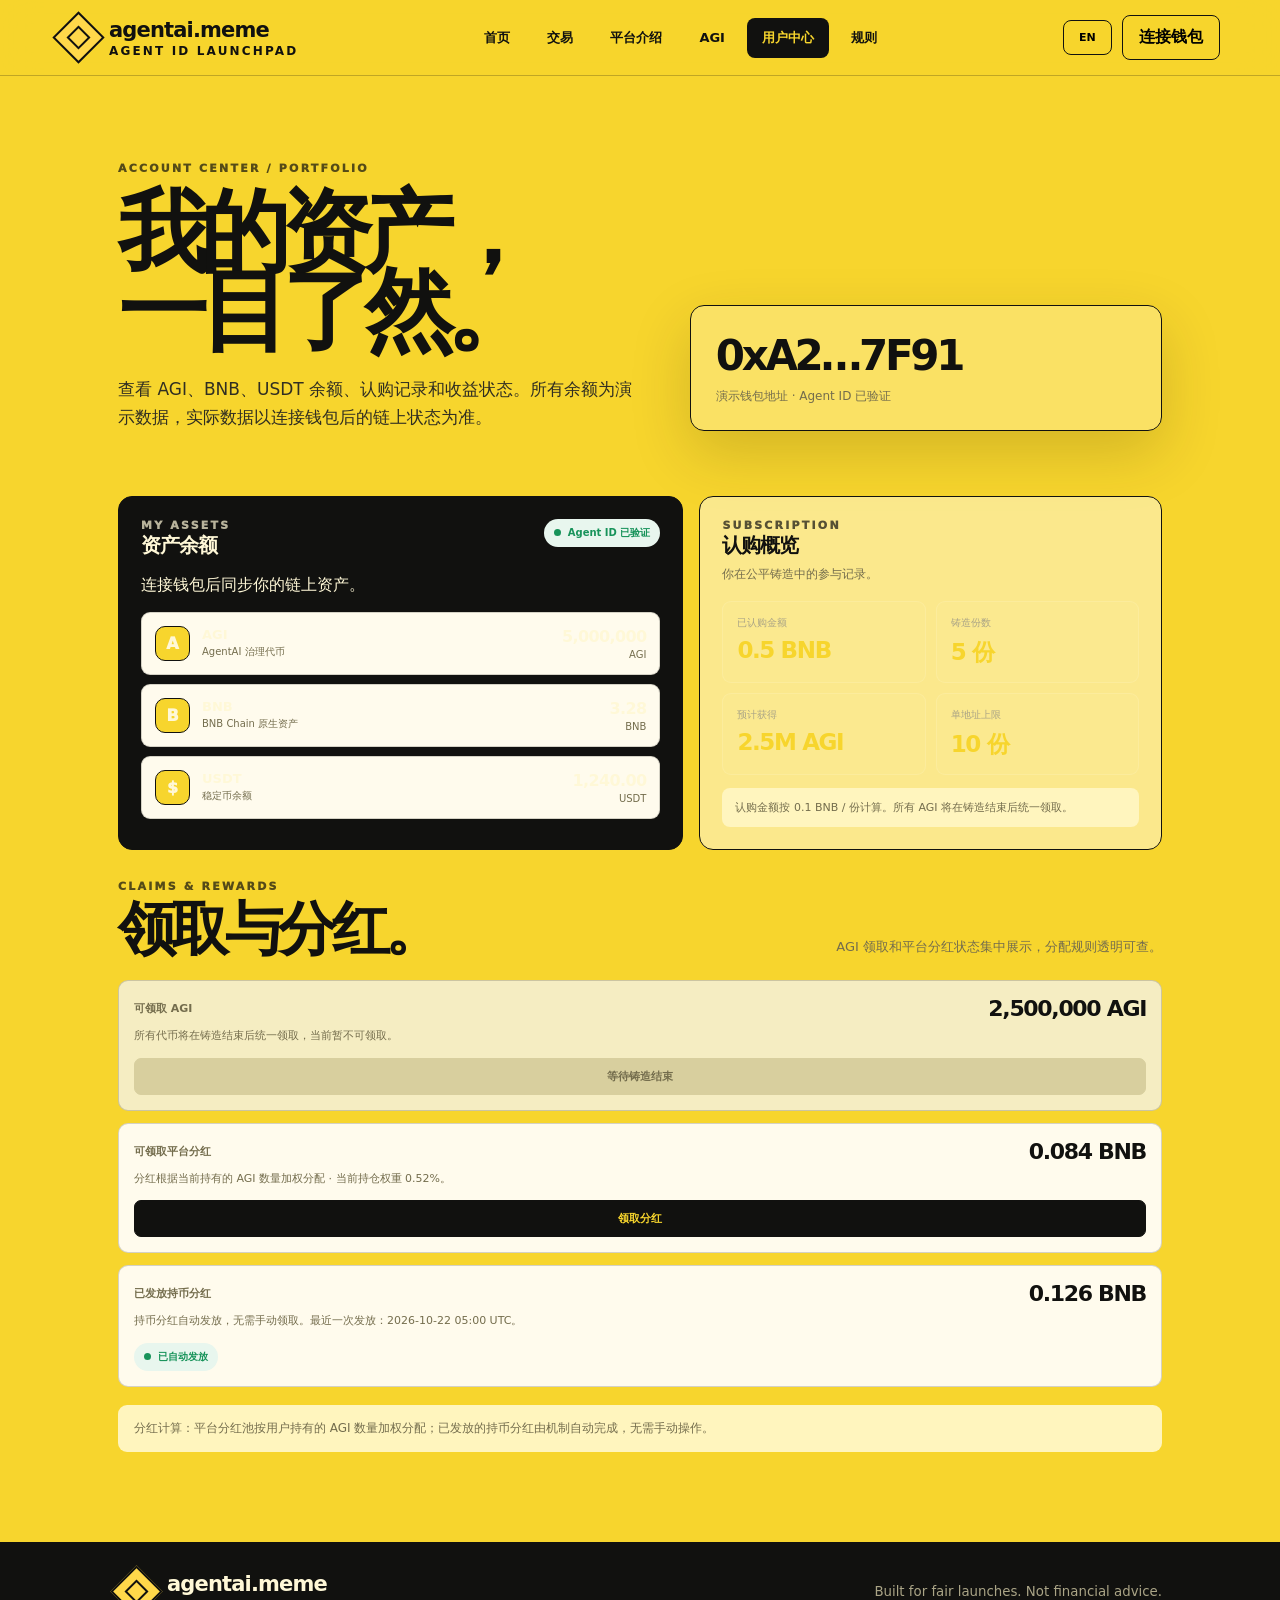
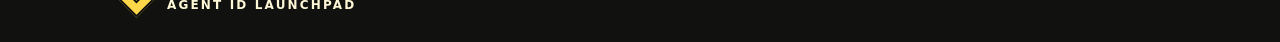
<file: account.html>
<!doctype html><html lang="zh-CN"><head><meta charset="utf-8"><meta name="viewport" content="width=device-width,initial-scale=1"><title>agentai.meme — 用户中心</title><link rel="stylesheet" href="inner-page.css"></head><body><header class="topbar"><a class="brand" href="index.html"><div class="brand-mark"></div><div>agentai.meme<span>AGENT ID LAUNCHPAD</span></div></a><nav class="nav" id="siteNav"><a href="index.html">首页</a><a href="trade.html">交易</a><a href="overview.html">平台介绍</a><a href="agi.html">AGI</a><a href="account.html" class="active">用户中心</a><a href="rules.html">规则</a></nav><div class="nav-cta"><button class="lang-toggle" id="langToggle" type="button"><span id="langLabel">EN</span></button><button class="wallet" id="accountWallet" type="button" data-zh="连接钱包" data-en="Connect Wallet">连接钱包</button><button class="menu-toggle" id="menuToggle" type="button" aria-label="打开菜单" aria-expanded="false"><i></i><i></i><i></i></button></div></header><main class="page-shell"><section class="page-hero"><div><div class="kicker">ACCOUNT CENTER / PORTFOLIO</div><h1 data-zh="我的资产，<br>一目了然。" data-en="Your assets,<br>at a glance." data-i18n-html="true">我的资产，<br>一目了然。</h1><p data-zh="查看 AGI、BNB、USDT 余额、认购记录和收益状态。所有余额为演示数据，实际数据以连接钱包后的链上状态为准。" data-en="View your AGI, BNB, and USDT balances, subscription, and reward status. Values are demo data; live balances come from the connected wallet.">查看 AGI、BNB、USDT 余额、认购记录和收益状态。所有余额为演示数据，实际数据以连接钱包后的链上状态为准。</p></div><div class="hero-note"><strong>0xA2…7F91</strong><span data-zh="演示钱包地址 · Agent ID 已验证" data-en="Demo wallet · Agent ID verified">演示钱包地址 · Agent ID 已验证</span></div></section><div class="account-grid"><section class="account-card dark"><div class="account-headline"><div><div class="kicker">MY ASSETS</div><h3 data-zh="资产余额" data-en="Asset Balances">资产余额</h3><p data-zh="连接钱包后同步你的链上资产。" data-en="Your on-chain assets sync after connecting a wallet.">连接钱包后同步你的链上资产。</p></div><span class="account-status" data-zh="Agent ID 已验证" data-en="Agent ID Verified">Agent ID 已验证</span></div><div class="asset-list"><div class="asset-row"><div class="asset-icon">A</div><div class="asset-meta"><strong>AGI</strong><span data-zh="AgentAI 治理代币" data-en="AgentAI governance token">AgentAI 治理代币</span></div><div class="asset-amount"><strong>5,000,000</strong><span>AGI</span></div></div><div class="asset-row"><div class="asset-icon">B</div><div class="asset-meta"><strong>BNB</strong><span data-zh="BNB Chain 原生资产" data-en="BNB Chain native asset">BNB Chain 原生资产</span></div><div class="asset-amount"><strong>3.28</strong><span>BNB</span></div></div><div class="asset-row"><div class="asset-icon">$</div><div class="asset-meta"><strong>USDT</strong><span data-zh="稳定币余额" data-en="Stablecoin balance">稳定币余额</span></div><div class="asset-amount"><strong>1,240.00</strong><span>USDT</span></div></div></div></section><section class="account-card"><div class="kicker">SUBSCRIPTION</div><h3 data-zh="认购概览" data-en="Subscription Overview">认购概览</h3><p data-zh="你在公平铸造中的参与记录。" data-en="Your participation in the fair mint.">你在公平铸造中的参与记录。</p><div class="account-stat-grid"><div class="account-stat"><span data-zh="已认购金额" data-en="Subscribed Amount">已认购金额</span><strong>0.5 BNB</strong></div><div class="account-stat"><span data-zh="铸造份数" data-en="Mint Shares">铸造份数</span><strong>5 份</strong></div><div class="account-stat"><span data-zh="预计获得" data-en="Estimated AGI">预计获得</span><strong>2.5M AGI</strong></div><div class="account-stat"><span data-zh="单地址上限" data-en="Address Limit">单地址上限</span><strong>10 份</strong></div></div><div class="account-note" data-zh="认购金额按 0.1 BNB / 份计算。所有 AGI 将在铸造结束后统一领取。" data-en="Subscription is calculated at 0.1 BNB per share. All AGI will be claimable after minting ends.">认购金额按 0.1 BNB / 份计算。所有 AGI 将在铸造结束后统一领取。</div></section></div><div class="section-label"><div><div class="kicker">CLAIMS & REWARDS</div><h2 data-zh="领取与分红。" data-en="Claims & rewards.">领取与分红。</h2></div><p data-zh="AGI 领取和平台分红状态集中展示，分配规则透明可查。" data-en="AGI claims and platform rewards are shown together with transparent allocation rules.">AGI 领取和平台分红状态集中展示，分配规则透明可查。</p></div><div class="claim-list"><section class="claim-card disabled"><div class="claim-top"><span data-zh="可领取 AGI" data-en="Claimable AGI">可领取 AGI</span><strong>2,500,000 AGI</strong></div><p data-zh="所有代币将在铸造结束后统一领取，当前暂不可领取。" data-en="All tokens can be claimed together after minting ends. Claiming is currently locked.">所有代币将在铸造结束后统一领取，当前暂不可领取。</p><button class="account-button" type="button" disabled data-zh="等待铸造结束" data-en="Waiting for Mint to End">等待铸造结束</button></section><section class="claim-card"><div class="claim-top"><span data-zh="可领取平台分红" data-en="Claimable Platform Rewards">可领取平台分红</span><strong>0.084 BNB</strong></div><p data-zh="分红根据当前持有的 AGI 数量加权分配 · 当前持仓权重 0.52%。" data-en="Rewards are weighted by your AGI holdings · current holding weight: 0.52%.">分红根据当前持有的 AGI 数量加权分配 · 当前持仓权重 0.52%。</p><button class="account-button" id="claimDividends" type="button" data-zh="领取分红" data-en="Claim Rewards">领取分红</button></section><section class="claim-card"><div class="claim-top"><span data-zh="已发放持币分红" data-en="Distributed Holder Rewards">已发放持币分红</span><strong>0.126 BNB</strong></div><p data-zh="持币分红自动发放，无需手动领取。最近一次发放：2026-10-22 05:00 UTC。" data-en="Holder rewards are distributed automatically; no manual claim is needed. Last distribution: 2026-10-22 05:00 UTC.">持币分红自动发放，无需手动领取。最近一次发放：2026-10-22 05:00 UTC。</p><span class="account-status" data-zh="已自动发放" data-en="Automatically Distributed">已自动发放</span></section></div><div class="callout" id="dividendStatus" data-zh="分红计算：平台分红池按用户持有的 AGI 数量加权分配；已发放的持币分红由机制自动完成，无需手动操作。" data-en="Reward calculation: the platform reward pool is weighted by each user's AGI holdings. Distributed holder rewards require no manual action.">分红计算：平台分红池按用户持有的 AGI 数量加权分配；已发放的持币分红由机制自动完成，无需手动操作。</div></main><footer class="footer"><div class="container footer-inner"><div class="brand"><div class="brand-mark"></div><div>agentai.meme<span>AGENT ID LAUNCHPAD</span></div></div><small>Built for fair launches. Not financial advice.</small></div></footer><script src="inner-page.js"></script><script>const accountWallet=document.querySelector('#accountWallet'),claimDividends=document.querySelector('#claimDividends'),dividendStatus=document.querySelector('#dividendStatus');let accountConnected=false;accountWallet?.addEventListener('click',()=>{accountConnected=!accountConnected;accountWallet.textContent=accountConnected?'0xA2…7F91':(currentLang==='en'?'Connect Wallet':'连接钱包');accountWallet.classList.toggle('connected',accountConnected)});claimDividends?.addEventListener('click',()=>{dividendStatus.textContent=currentLang==='en'?'Reward claim submitted (demo).':'分红领取请求已提交（演示）。'});</script></body></html>
</file>
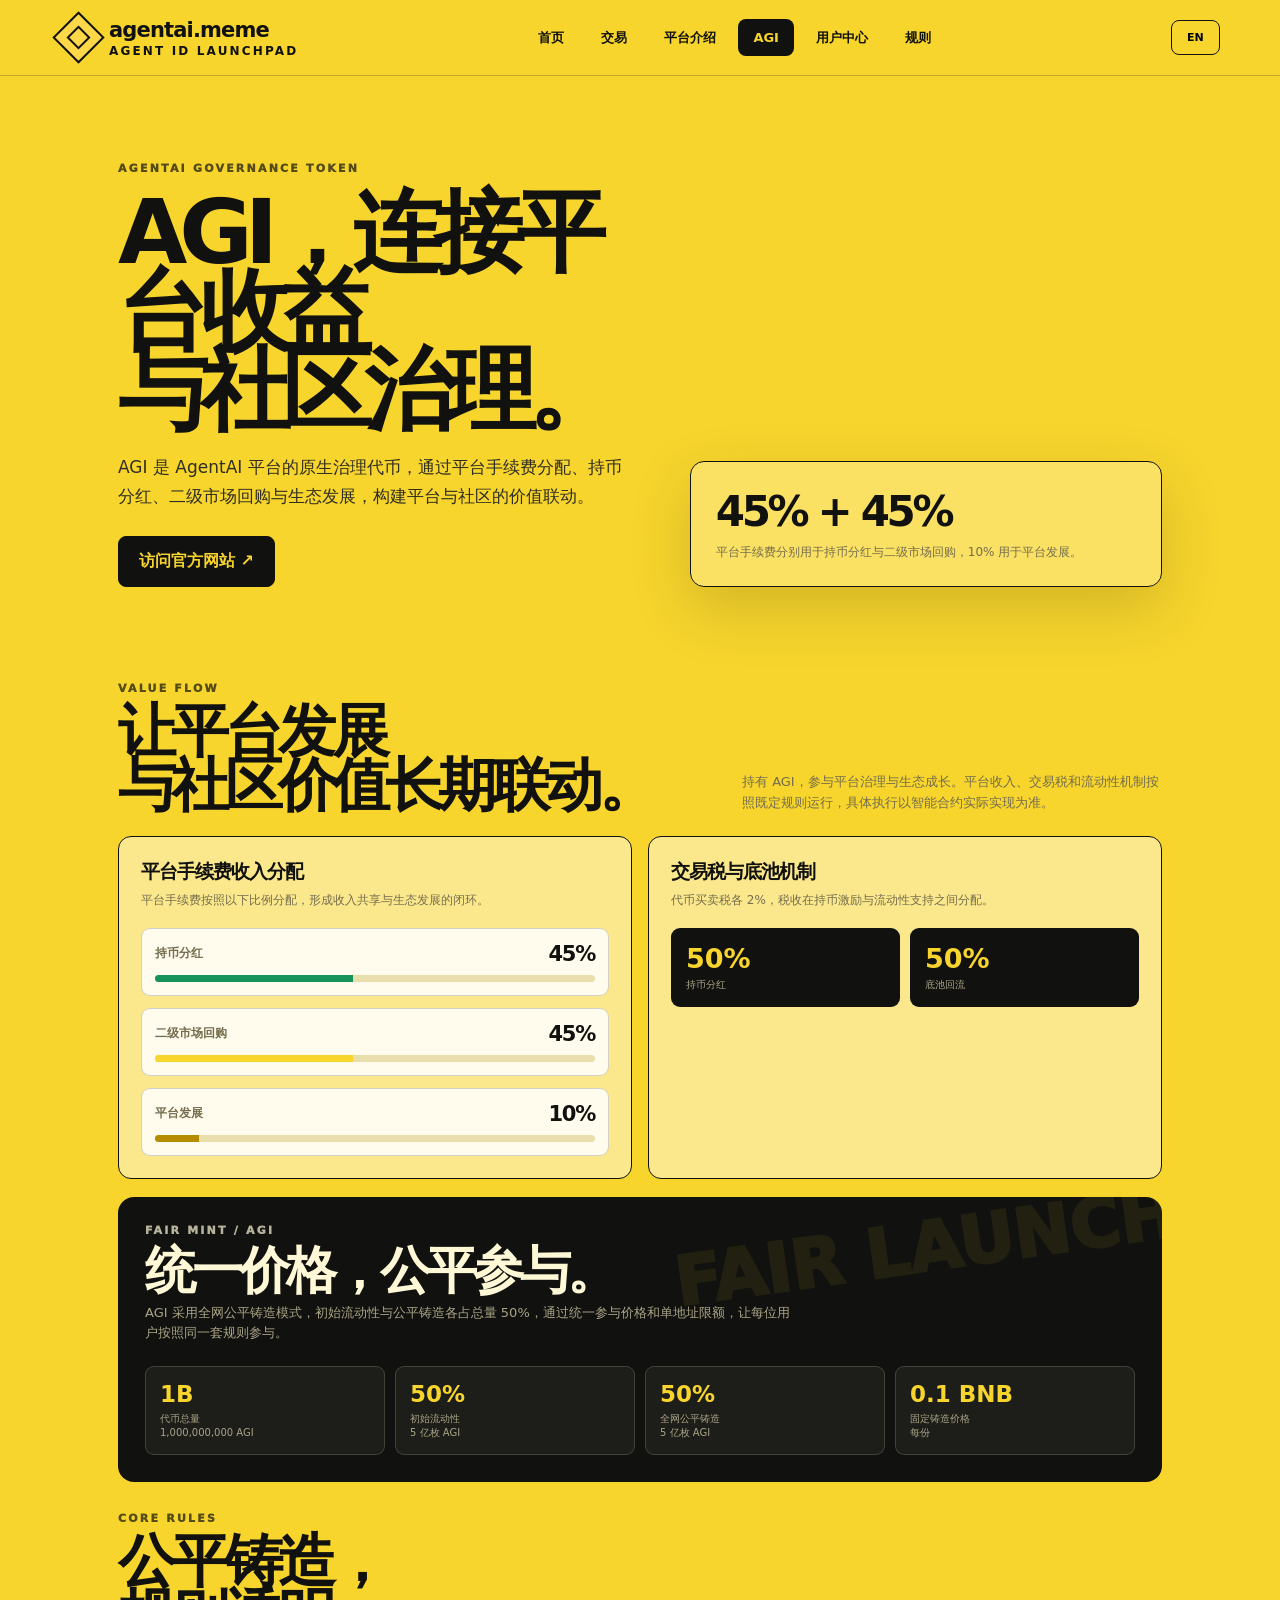
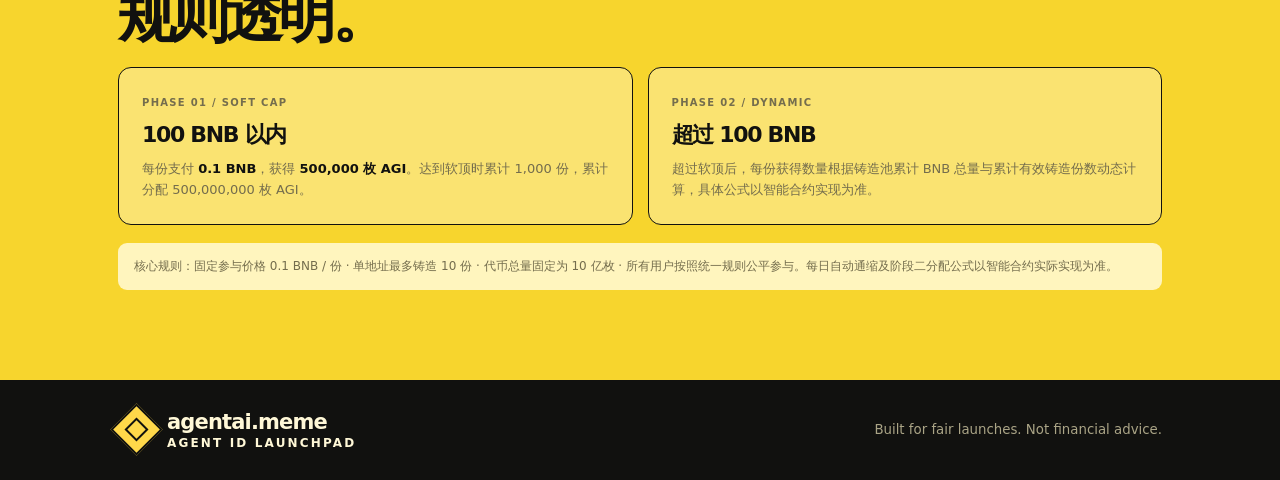
<file: agi.html>
<!doctype html><html lang="zh-CN"><head><meta charset="utf-8"><meta name="viewport" content="width=device-width,initial-scale=1"><title>agentai.meme — AGI</title><link rel="stylesheet" href="inner-page.css"></head><body><header class="topbar"><a class="brand" href="index.html"><div class="brand-mark"></div><div>agentai.meme<span>AGENT ID LAUNCHPAD</span></div></a><nav class="nav" id="siteNav"><a href="index.html">首页</a><a href="trade.html">交易</a><a href="overview.html">平台介绍</a><a href="agi.html" class="active">AGI</a><a href="account.html">用户中心</a><a href="rules.html">规则</a></nav><div class="nav-cta"><button class="lang-toggle" id="langToggle" type="button"><span id="langLabel">EN</span></button><button class="menu-toggle" id="menuToggle" type="button" aria-label="打开菜单" aria-expanded="false"><i></i><i></i><i></i></button></div></header><main class="page-shell"><section class="page-hero"><div><div class="kicker">AGENTAI GOVERNANCE TOKEN</div><h1 data-zh="AGI，连接平台收益<br>与社区治理。" data-en="AGI connects platform revenue<br>with community governance." data-i18n-html="true">AGI，连接平台收益<br>与社区治理。</h1><p data-zh="AGI 是 AgentAI 平台的原生治理代币，通过平台手续费分配、持币分红、二级市场回购与生态发展，构建平台与社区的价值联动。" data-en="AGI is AgentAI's native governance token, linking platform fees, holder rewards, buybacks, and ecosystem growth.">AGI 是 AgentAI 平台的原生治理代币，通过平台手续费分配、持币分红、二级市场回购与生态发展，构建平台与社区的价值联动。</p><a class="cta" href="https://agentai.meme/" target="_blank" rel="noopener" data-zh="访问官方网站 ↗" data-en="Visit Official Website ↗">访问官方网站 ↗</a></div><div class="hero-note"><strong>45% + 45%</strong><span data-zh="平台手续费分别用于持币分红与二级市场回购，10% 用于平台发展。" data-en="Platform fees go 45% to holder rewards, 45% to buybacks, and 10% to platform growth.">平台手续费分别用于持币分红与二级市场回购，10% 用于平台发展。</span></div></section><div class="section-label"><div><div class="kicker">VALUE FLOW</div><h2 data-zh="让平台发展<br>与社区价值长期联动。" data-en="Align platform growth<br>with community value over time." data-i18n-html="true">让平台发展<br>与社区价值长期联动。</h2></div><p data-zh="持有 AGI，参与平台治理与生态成长。平台收入、交易税和流动性机制按照既定规则运行，具体执行以智能合约实际实现为准。" data-en="Hold AGI to participate in governance and ecosystem growth. Revenue, taxes, and liquidity mechanisms follow the published rules and smart contract implementation.">持有 AGI，参与平台治理与生态成长。平台收入、交易税和流动性机制按照既定规则运行，具体执行以智能合约实际实现为准。</p></div><div class="panel-grid"><section class="panel"><h3 data-zh="平台手续费收入分配" data-en="Platform Fee Allocation">平台手续费收入分配</h3><p data-zh="平台手续费按照以下比例分配，形成收入共享与生态发展的闭环。" data-en="Platform fees are allocated as follows to connect revenue sharing with ecosystem growth.">平台手续费按照以下比例分配，形成收入共享与生态发展的闭环。</p><div class="alloc-list"><div class="alloc-row"><div class="alloc-meta"><span data-zh="持币分红" data-en="Holder Rewards">持币分红</span><strong>45%</strong></div><div class="bar"><i></i></div></div><div class="alloc-row"><div class="alloc-meta"><span data-zh="二级市场回购" data-en="Market Buybacks">二级市场回购</span><strong>45%</strong></div><div class="bar"><i></i></div></div><div class="alloc-row"><div class="alloc-meta"><span data-zh="平台发展" data-en="Platform Growth">平台发展</span><strong>10%</strong></div><div class="bar"><i></i></div></div></div></section><section class="panel"><h3 data-zh="交易税与底池机制" data-en="Trading Tax & Pool Mechanics">交易税与底池机制</h3><p data-zh="代币买卖税各 2%，税收在持币激励与流动性支持之间分配。" data-en="Buy and sell taxes are 2% each, split between holder rewards and liquidity support.">代币买卖税各 2%，税收在持币激励与流动性支持之间分配。</p><div class="tax-grid"><div class="tax-card"><strong>50%</strong><span data-zh="持币分红" data-en="Holder Rewards">持币分红</span></div><div class="tax-card"><strong>50%</strong><span data-zh="底池回流" data-en="Pool Refill">底池回流</span></div></div></section></div><section class="mint-block"><div class="kicker">FAIR MINT / AGI</div><h2 data-zh="统一价格，公平参与。" data-en="One price. Fair participation.">统一价格，公平参与。</h2><p data-zh="AGI 采用全网公平铸造模式，初始流动性与公平铸造各占总量 50%，通过统一参与价格和单地址限额，让每位用户按照同一套规则参与。" data-en="AGI uses a fair mint model: initial liquidity and fair minting each represent 50% of supply, with one price and per-address limits for everyone.">AGI 采用全网公平铸造模式，初始流动性与公平铸造各占总量 50%，通过统一参与价格和单地址限额，让每位用户按照同一套规则参与。</p><div class="mint-stats"><div class="mint-stat"><strong>1B</strong><span data-zh="代币总量<br>1,000,000,000 AGI" data-en="Total supply<br>1,000,000,000 AGI" data-i18n-html="true">代币总量<br>1,000,000,000 AGI</span></div><div class="mint-stat"><strong>50%</strong><span data-zh="初始流动性<br>5 亿枚 AGI" data-en="Initial liquidity<br>500M AGI" data-i18n-html="true">初始流动性<br>5 亿枚 AGI</span></div><div class="mint-stat"><strong>50%</strong><span data-zh="全网公平铸造<br>5 亿枚 AGI" data-en="Fair mint<br>500M AGI" data-i18n-html="true">全网公平铸造<br>5 亿枚 AGI</span></div><div class="mint-stat"><strong>0.1 BNB</strong><span data-zh="固定铸造价格<br>每份" data-en="Fixed mint price<br>per share" data-i18n-html="true">固定铸造价格<br>每份</span></div></div></section><div class="section-label"><div><div class="kicker">CORE RULES</div><h2 data-zh="公平铸造，<br>规则透明。" data-en="Fair minting,<br>clear rules." data-i18n-html="true">公平铸造，<br>规则透明。</h2></div></div><div class="rule-grid"><article class="rule-card"><b>PHASE 01 / SOFT CAP</b><h3 data-zh="100 BNB 以内" data-en="Within 100 BNB">100 BNB 以内</h3><p data-zh="每份支付 0.1 BNB，获得 500,000 枚 AGI。达到软顶时累计 1,000 份，累计分配 500,000,000 枚 AGI。" data-en="Pay 0.1 BNB per share and receive 500,000 AGI. At the soft cap, 1,000 shares distribute 500,000,000 AGI.">每份支付 <strong>0.1 BNB</strong>，获得 <strong>500,000 枚 AGI</strong>。达到软顶时累计 1,000 份，累计分配 500,000,000 枚 AGI。</p></article><article class="rule-card"><b>PHASE 02 / DYNAMIC</b><h3 data-zh="超过 100 BNB" data-en="Above 100 BNB">超过 100 BNB</h3><p data-zh="超过软顶后，每份获得数量根据铸造池累计 BNB 总量与累计有效铸造份数动态计算，具体公式以智能合约实现为准。" data-en="Above the soft cap, each share is calculated dynamically from total BNB and valid mint shares; the exact formula follows the smart contract.">超过软顶后，每份获得数量根据铸造池累计 BNB 总量与累计有效铸造份数动态计算，具体公式以智能合约实现为准。</p></article></div><div class="callout" data-zh="核心规则：固定参与价格 0.1 BNB / 份 · 单地址最多铸造 10 份 · 代币总量固定为 10 亿枚 · 所有用户按照统一规则公平参与。每日自动通缩及阶段二分配公式以智能合约实际实现为准。" data-en="Core rules: 0.1 BNB per share · max 10 shares per address · fixed 1B supply · one fair rule for everyone. Daily deflation and the Phase 2 formula are subject to the smart contract.">核心规则：固定参与价格 0.1 BNB / 份 · 单地址最多铸造 10 份 · 代币总量固定为 10 亿枚 · 所有用户按照统一规则公平参与。每日自动通缩及阶段二分配公式以智能合约实际实现为准。</div></main><footer class="footer"><div class="container footer-inner"><div class="brand"><div class="brand-mark"></div><div>agentai.meme<span>AGENT ID LAUNCHPAD</span></div></div><small>Built for fair launches. Not financial advice.</small></div></footer><script src="inner-page.js"></script></body></html>
</file>
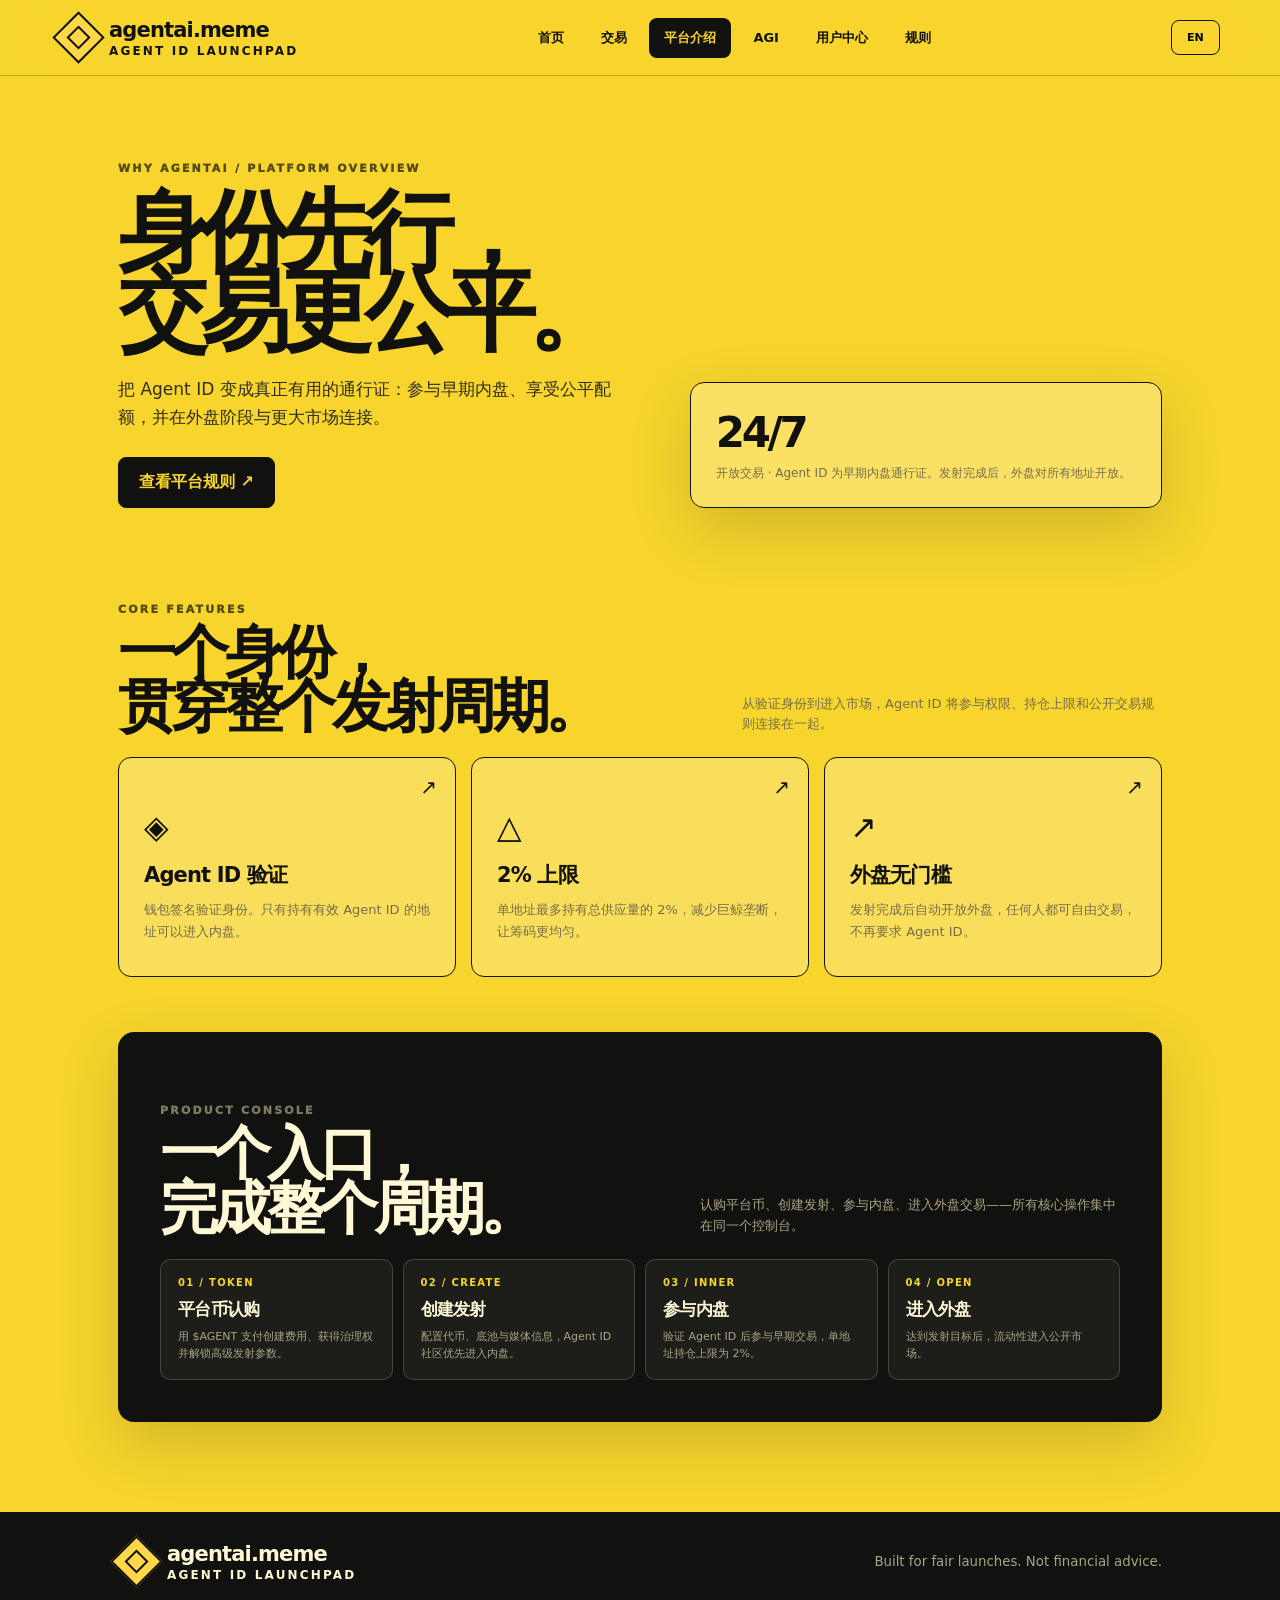
<file: overview.html>
<!doctype html><html lang="zh-CN"><head><meta charset="utf-8"><meta name="viewport" content="width=device-width,initial-scale=1"><title>agentai.meme — 平台介绍</title><link rel="stylesheet" href="inner-page.css"></head><body><header class="topbar"><a class="brand" href="index.html"><div class="brand-mark"></div><div>agentai.meme<span>AGENT ID LAUNCHPAD</span></div></a><nav class="nav" id="siteNav"><a href="index.html">首页</a><a href="trade.html">交易</a><a href="overview.html" class="active">平台介绍</a><a href="agi.html">AGI</a><a href="account.html">用户中心</a><a href="rules.html">规则</a></nav><div class="nav-cta"><button class="lang-toggle" id="langToggle" type="button"><span id="langLabel">EN</span></button><button class="menu-toggle" id="menuToggle" type="button" aria-label="打开菜单" aria-expanded="false"><i></i><i></i><i></i></button></div></header><main class="page-shell"><section class="page-hero"><div><div class="kicker">WHY AGENTAI / PLATFORM OVERVIEW</div><h1 data-zh="身份先行，<br>交易更公平。" data-en="Identity first,<br>fairer launches." data-i18n-html="true">身份先行，<br>交易更公平。</h1><p data-zh="把 Agent ID 变成真正有用的通行证：参与早期内盘、享受公平配额，并在外盘阶段与更大市场连接。" data-en="Turn Agent ID into a real access pass: join the early inner market, receive fair allocation, and connect to the wider market after graduation.">把 Agent ID 变成真正有用的通行证：参与早期内盘、享受公平配额，并在外盘阶段与更大市场连接。</p><a class="cta" href="rules.html" data-zh="查看平台规则 ↗" data-en="View Platform Rules ↗">查看平台规则 ↗</a></div><div class="hero-note"><strong>24/7</strong><span data-zh="开放交易 · Agent ID 为早期内盘通行证。发射完成后，外盘对所有地址开放。" data-en="Open trading · Agent ID unlocks the early inner market. The open market opens to every address after graduation.">开放交易 · Agent ID 为早期内盘通行证。发射完成后，外盘对所有地址开放。</span></div></section><div class="section-label"><div><div class="kicker">CORE FEATURES</div><h2 data-zh="一个身份，<br>贯穿整个发射周期。" data-en="One identity,<br>through the full launch cycle." data-i18n-html="true">一个身份，<br>贯穿整个发射周期。</h2></div><p data-zh="从验证身份到进入市场，Agent ID 将参与权限、持仓上限和公开交易规则连接在一起。" data-en="From identity verification to market access, Agent ID connects participation rights, holding limits, and open-market rules.">从验证身份到进入市场，Agent ID 将参与权限、持仓上限和公开交易规则连接在一起。</p></div><div class="feature-grid"><article class="feature-card"><div class="feature-icon">◈</div><h3 data-zh="Agent ID 验证" data-en="Agent ID Verification">Agent ID 验证</h3><p data-zh="钱包签名验证身份。只有持有有效 Agent ID 的地址可以进入内盘。" data-en="Verify identity by wallet signature. Only valid Agent ID holders can enter the inner market.">钱包签名验证身份。只有持有有效 Agent ID 的地址可以进入内盘。</p></article><article class="feature-card"><div class="feature-icon">△</div><h3 data-zh="2% 上限" data-en="2% Cap">2% 上限</h3><p data-zh="单地址最多持有总供应量的 2%，减少巨鲸垄断，让筹码更均匀。" data-en="Each address can hold up to 2% of supply, reducing whale concentration.">单地址最多持有总供应量的 2%，减少巨鲸垄断，让筹码更均匀。</p></article><article class="feature-card"><div class="feature-icon">↗</div><h3 data-zh="外盘无门槛" data-en="Open Market">外盘无门槛</h3><p data-zh="发射完成后自动开放外盘，任何人都可自由交易，不再要求 Agent ID。" data-en="The open market unlocks after launch; anyone can trade without an Agent ID.">发射完成后自动开放外盘，任何人都可自由交易，不再要求 Agent ID。</p></article></div><section class="dark-block"><div class="section-label"><div><div class="kicker">PRODUCT CONSOLE</div><h2 data-zh="一个入口，<br>完成整个周期。" data-en="One console,<br>for the entire lifecycle." data-i18n-html="true">一个入口，<br>完成整个周期。</h2></div><p data-zh="认购平台币、创建发射、参与内盘、进入外盘交易——所有核心操作集中在同一个控制台。" data-en="Subscribe to the platform token, create launches, join the inner market, and trade openly from one console.">认购平台币、创建发射、参与内盘、进入外盘交易——所有核心操作集中在同一个控制台。</p></div><div class="phase-grid"><div class="phase"><b>01 / TOKEN</b><h3 data-zh="平台币认购" data-en="Token Subscription">平台币认购</h3><p data-zh="用 $AGENT 支付创建费用、获得治理权并解锁高级发射参数。" data-en="Pay launch fees with $AGENT, gain governance rights, and unlock advanced launch parameters.">用 $AGENT 支付创建费用、获得治理权并解锁高级发射参数。</p></div><div class="phase"><b>02 / CREATE</b><h3 data-zh="创建发射" data-en="Create Launch">创建发射</h3><p data-zh="配置代币、底池与媒体信息，Agent ID 社区优先进入内盘。" data-en="Configure the token, pool, and media while the Agent ID community enters first.">配置代币、底池与媒体信息，Agent ID 社区优先进入内盘。</p></div><div class="phase"><b>03 / INNER</b><h3 data-zh="参与内盘" data-en="Join Inner Market">参与内盘</h3><p data-zh="验证 Agent ID 后参与早期交易，单地址持仓上限为 2%。" data-en="Verify Agent ID to join early trading, with a 2% per-address holding cap.">验证 Agent ID 后参与早期交易，单地址持仓上限为 2%。</p></div><div class="phase"><b>04 / OPEN</b><h3 data-zh="进入外盘" data-en="Open Market">进入外盘</h3><p data-zh="达到发射目标后，流动性进入公开市场，所有地址均可交易。" data-en="After the launch target is reached, liquidity moves to the open market for everyone.">达到发射目标后，流动性进入公开市场。</p></div></div></section></main><footer class="footer"><div class="container footer-inner"><div class="brand"><div class="brand-mark"></div><div>agentai.meme<span>AGENT ID LAUNCHPAD</span></div></div><small>Built for fair launches. Not financial advice.</small></div></footer><script src="inner-page.js"></script></body></html>
</file>
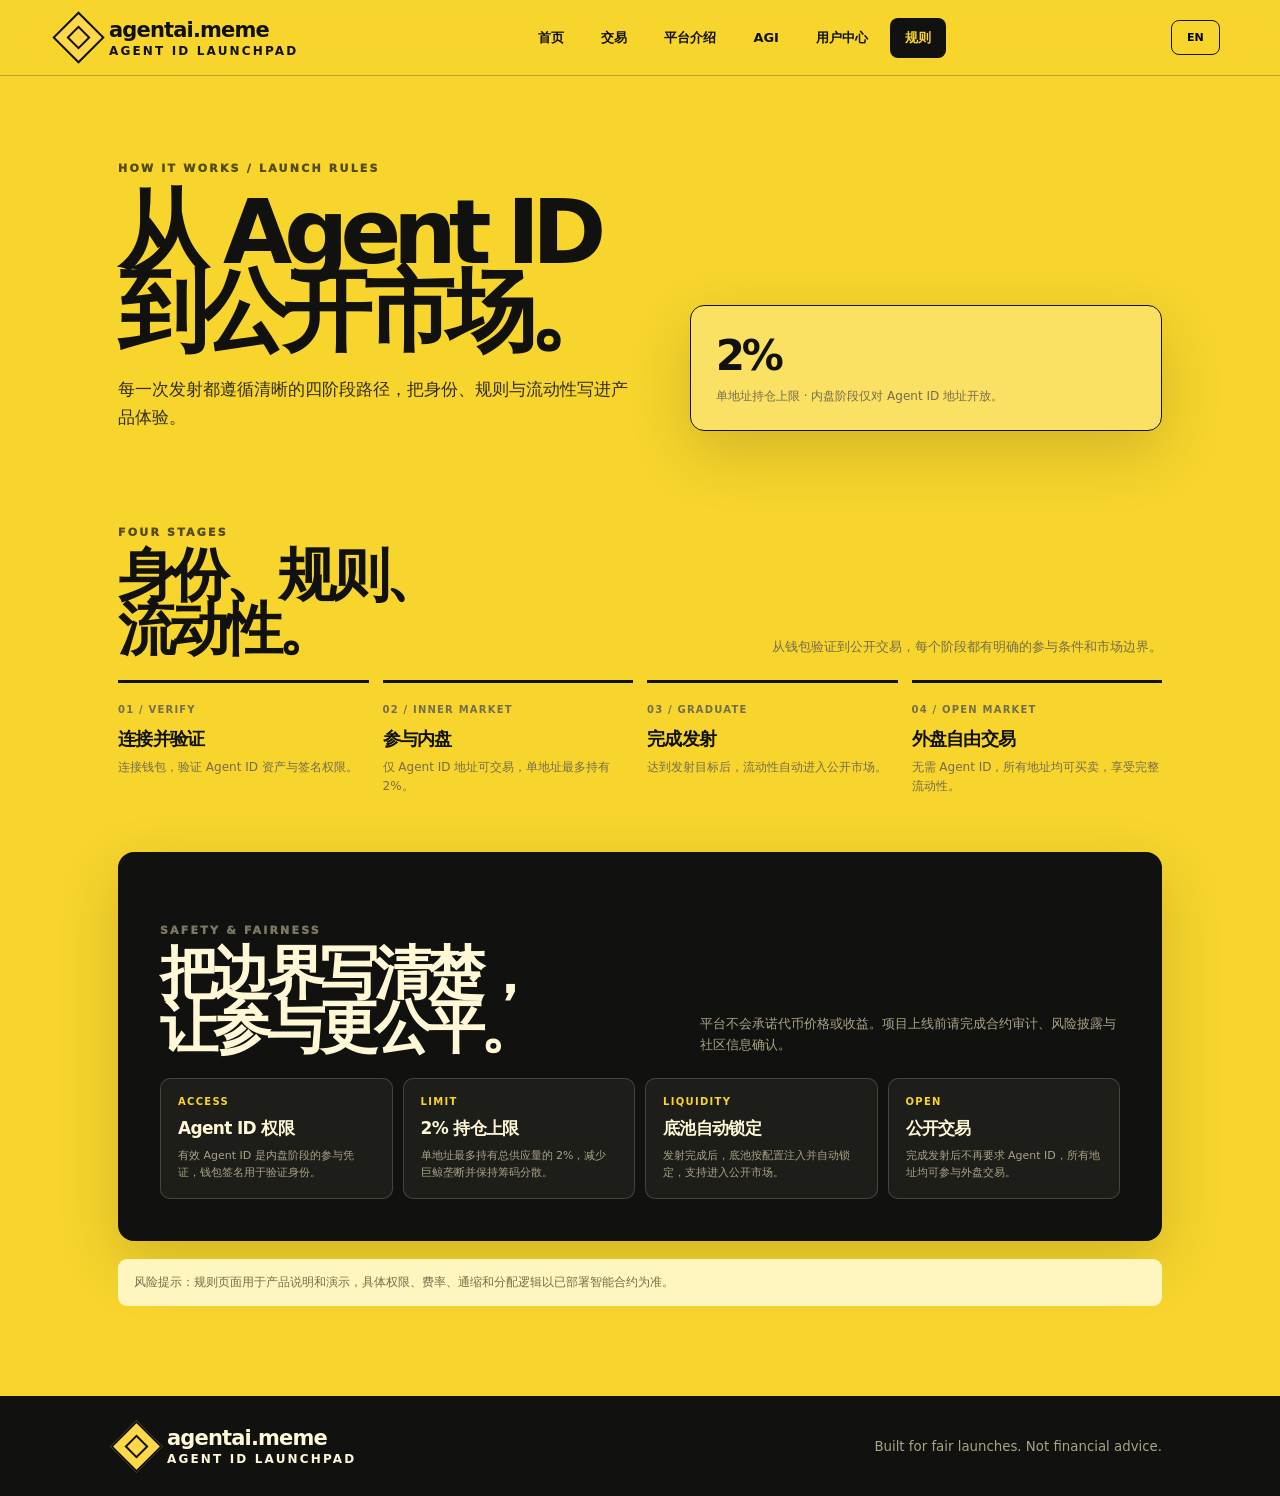
<file: rules.html>
<!doctype html><html lang="zh-CN"><head><meta charset="utf-8"><meta name="viewport" content="width=device-width,initial-scale=1"><title>agentai.meme — 规则</title><link rel="stylesheet" href="inner-page.css"></head><body><header class="topbar"><a class="brand" href="index.html"><div class="brand-mark"></div><div>agentai.meme<span>AGENT ID LAUNCHPAD</span></div></a><nav class="nav" id="siteNav"><a href="index.html">首页</a><a href="trade.html">交易</a><a href="overview.html">平台介绍</a><a href="agi.html">AGI</a><a href="account.html">用户中心</a><a href="rules.html" class="active">规则</a></nav><div class="nav-cta"><button class="lang-toggle" id="langToggle" type="button"><span id="langLabel">EN</span></button><button class="menu-toggle" id="menuToggle" type="button" aria-label="打开菜单" aria-expanded="false"><i></i><i></i><i></i></button></div></header><main class="page-shell"><section class="page-hero"><div><div class="kicker">HOW IT WORKS / LAUNCH RULES</div><h1 data-zh="从 Agent ID<br>到公开市场。" data-en="From Agent ID<br>to the open market." data-i18n-html="true">从 Agent ID<br>到公开市场。</h1><p data-zh="每一次发射都遵循清晰的四阶段路径，把身份、规则与流动性写进产品体验。" data-en="Every launch follows four clear stages, putting identity, rules, and liquidity into the product experience.">每一次发射都遵循清晰的四阶段路径，把身份、规则与流动性写进产品体验。</p></div><div class="hero-note"><strong>2%</strong><span data-zh="单地址持仓上限 · 内盘阶段仅对 Agent ID 地址开放。" data-en="Per-address holding cap · the inner market is for Agent ID addresses only.">单地址持仓上限 · 内盘阶段仅对 Agent ID 地址开放。</span></div></section><div class="section-label"><div><div class="kicker">FOUR STAGES</div><h2 data-zh="身份、规则、<br>流动性。" data-en="Identity, rules,<br>liquidity." data-i18n-html="true">身份、规则、<br>流动性。</h2></div><p data-zh="从钱包验证到公开交易，每个阶段都有明确的参与条件和市场边界。" data-en="From wallet verification to open trading, every stage has clear participation conditions and market boundaries.">从钱包验证到公开交易，每个阶段都有明确的参与条件和市场边界。</p></div><div class="steps"><div class="step"><b>01 / VERIFY</b><h3 data-zh="连接并验证" data-en="Connect & Verify">连接并验证</h3><p data-zh="连接钱包，验证 Agent ID 资产与签名权限。" data-en="Connect a wallet and verify Agent ID ownership and signature permissions.">连接钱包，验证 Agent ID 资产与签名权限。</p></div><div class="step"><b>02 / INNER MARKET</b><h3 data-zh="参与内盘" data-en="Join Inner Market">参与内盘</h3><p data-zh="仅 Agent ID 地址可交易，单地址最多持有 2%。" data-en="Only Agent ID addresses can trade; each address can hold up to 2%.">仅 Agent ID 地址可交易，单地址最多持有 2%。</p></div><div class="step"><b>03 / GRADUATE</b><h3 data-zh="完成发射" data-en="Graduate Launch">完成发射</h3><p data-zh="达到发射目标后，流动性自动进入公开市场。" data-en="Once the target is reached, liquidity moves to the open market.">达到发射目标后，流动性自动进入公开市场。</p></div><div class="step"><b>04 / OPEN MARKET</b><h3 data-zh="外盘自由交易" data-en="Trade Openly">外盘自由交易</h3><p data-zh="无需 Agent ID，所有地址均可买卖，享受完整流动性。" data-en="No Agent ID required; every address can buy and sell.">无需 Agent ID，所有地址均可买卖，享受完整流动性。</p></div></div><section class="dark-block"><div class="section-label"><div><div class="kicker">SAFETY & FAIRNESS</div><h2 data-zh="把边界写清楚，<br>让参与更公平。" data-en="Clear boundaries,<br>fairer participation." data-i18n-html="true">把边界写清楚，<br>让参与更公平。</h2></div><p data-zh="平台不会承诺代币价格或收益。项目上线前请完成合约审计、风险披露与社区信息确认。" data-en="The platform does not promise token prices or returns. Complete contract audits, risk disclosure, and community verification before launch.">平台不会承诺代币价格或收益。项目上线前请完成合约审计、风险披露与社区信息确认。</p></div><div class="phase-grid"><div class="phase"><b>ACCESS</b><h3 data-zh="Agent ID 权限" data-en="Agent ID Access">Agent ID 权限</h3><p data-zh="有效 Agent ID 是内盘阶段的参与凭证，钱包签名用于验证身份。" data-en="A valid Agent ID is the participation pass during the inner market; wallet signatures verify identity.">有效 Agent ID 是内盘阶段的参与凭证，钱包签名用于验证身份。</p></div><div class="phase"><b>LIMIT</b><h3 data-zh="2% 持仓上限" data-en="2% Holding Cap">2% 持仓上限</h3><p data-zh="单地址最多持有总供应量的 2%，减少巨鲸垄断并保持筹码分散。" data-en="Each address can hold up to 2% of supply to reduce whale concentration.">单地址最多持有总供应量的 2%，减少巨鲸垄断并保持筹码分散。</p></div><div class="phase"><b>LIQUIDITY</b><h3 data-zh="底池自动锁定" data-en="Pool Lock">底池自动锁定</h3><p data-zh="发射完成后，底池按配置注入并自动锁定，支持进入公开市场。" data-en="After launch, the configured pool is injected and locked before the open market transition.">发射完成后，底池按配置注入并自动锁定，支持进入公开市场。</p></div><div class="phase"><b>OPEN</b><h3 data-zh="公开交易" data-en="Open Trading">公开交易</h3><p data-zh="完成发射后不再要求 Agent ID，所有地址均可参与外盘交易。" data-en="After graduation, Agent ID is no longer required and every address can trade openly.">完成发射后不再要求 Agent ID，所有地址均可参与外盘交易。</p></div></div></section><div class="callout" data-zh="风险提示：规则页面用于产品说明和演示，具体权限、费率、通缩和分配逻辑以已部署智能合约为准。" data-en="Risk notice: this page describes the product and demo flow. Actual permissions, fees, deflation, and allocation logic are determined by the deployed smart contract.">风险提示：规则页面用于产品说明和演示，具体权限、费率、通缩和分配逻辑以已部署智能合约为准。</div></main><footer class="footer"><div class="container footer-inner"><div class="brand"><div class="brand-mark"></div><div>agentai.meme<span>AGENT ID LAUNCHPAD</span></div></div><small>Built for fair launches. Not financial advice.</small></div></footer><script src="inner-page.js"></script></body></html>
</file>
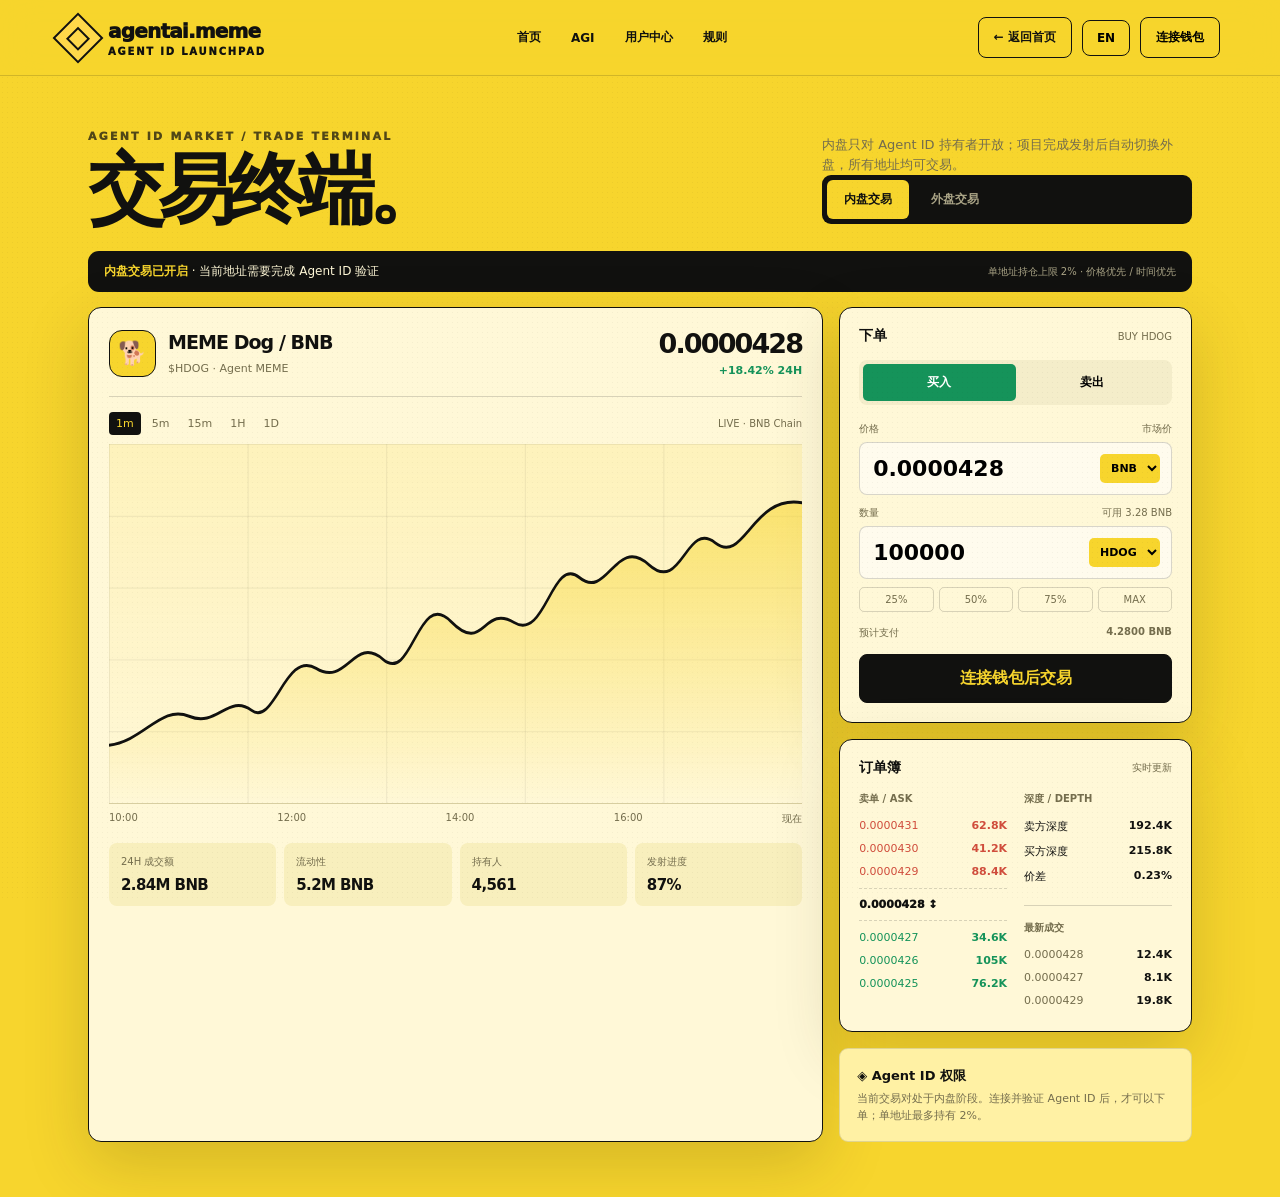
<file: trade.html>
<!doctype html>
<html lang="zh-CN">
<head>
<meta charset="utf-8"><meta name="viewport" content="width=device-width,initial-scale=1">
<title>agentai.meme — 交易终端</title>
<style>
:root{--y:#f7d52d;--ink:#11110f;--paper:#fff8d7;--line:rgba(17,17,15,.16);--muted:#746d4d;--green:#15935a;--red:#d04d3c;--shadow:0 22px 65px rgba(57,42,0,.18)}
*{box-sizing:border-box}body{margin:0;background:var(--y);color:var(--ink);font-family:Inter,system-ui,-apple-system,"Segoe UI",sans-serif}button,input,select{font:inherit}button{cursor:pointer}a{color:inherit;text-decoration:none}
body:before{content:"";position:fixed;inset:0;pointer-events:none;opacity:.17;background-image:radial-gradient(rgba(0,0,0,.22) .7px,transparent .7px);background-size:5px 5px;mix-blend-mode:multiply}.top{height:76px;border-bottom:1px solid var(--line);display:flex;align-items:center;justify-content:space-between;padding:0 max(17px,calc((100vw - 1160px)/2));background:rgba(247,213,45,.9);backdrop-filter:blur(18px);position:sticky;top:0;z-index:10}.brand{display:flex;align-items:center;gap:12px;font-weight:950;font-size:20px;letter-spacing:-.04em}.brand small{display:block;font-size:10px;letter-spacing:.18em;margin-top:3px}.mark{width:36px;height:36px;border:2px solid var(--ink);display:grid;place-items:center;transform:rotate(45deg);background:#ffd84a}.mark:after{content:"";width:13px;height:13px;border:2px solid var(--ink)}.top-right{display:flex;gap:10px;align-items:center}.trade-nav{display:flex;gap:6px;align-items:center}.trade-nav a{font-size:12px;font-weight:900;padding:10px 12px;border-radius:7px}.trade-nav a:hover{background:var(--ink);color:var(--y)}.back,.wallet,.lang-toggle{border:1px solid var(--ink);padding:11px 15px;border-radius:8px;font-size:12px;font-weight:900;background:transparent}.lang-toggle{padding:10px 11px;min-width:48px}.wallet.on{background:var(--ink);color:var(--y)}.menu-toggle{display:none;width:40px;height:40px;border:1px solid var(--ink);background:transparent;border-radius:8px;flex-direction:column;align-items:center;justify-content:center;gap:4px}.menu-toggle i{display:block;width:17px;height:2px;background:var(--ink);transition:.2s}.menu-toggle.open i:nth-child(1){transform:translateY(6px) rotate(45deg)}.menu-toggle.open i:nth-child(2){opacity:0}.menu-toggle.open i:nth-child(3){transform:translateY(-6px) rotate(-45deg)}
.wrap{max-width:1160px;margin:auto;padding:0 28px}.head{display:flex;justify-content:space-between;align-items:end;padding:54px 0 27px}.eyebrow{font-size:11px;font-weight:950;letter-spacing:.2em;opacity:.72}.head h1{font-size:clamp(42px,6vw,78px);line-height:.9;letter-spacing:-.09em;margin:12px 0 0}.head p{max-width:370px;color:var(--muted);line-height:1.55;font-size:13px;margin:0}.market-switch{display:flex;gap:5px;background:var(--ink);padding:5px;border-radius:9px}.market-switch button{border:0;color:#aaa486;background:transparent;padding:11px 17px;border-radius:6px;font-size:12px;font-weight:900}.market-switch button.active{background:var(--y);color:var(--ink)}
.notice{background:var(--ink);color:var(--paper);border-radius:11px;padding:12px 16px;font-size:12px;margin-bottom:15px;display:flex;justify-content:space-between;gap:15px;align-items:center}.notice strong{color:var(--y)}.notice small{color:#aaa486}.grid{display:grid;grid-template-columns:minmax(0,1.5fr) minmax(320px,.72fr);gap:16px;padding-bottom:55px}.panel{background:var(--paper);border:1px solid var(--ink);border-radius:13px;box-shadow:var(--shadow)}.chart-panel{padding:20px}.pair-row{display:flex;justify-content:space-between;align-items:center;gap:15px;padding-bottom:18px;border-bottom:1px solid var(--line)}.pair{display:flex;align-items:center;gap:12px}.avatar{width:47px;height:47px;border-radius:13px;display:grid;place-items:center;background:var(--y);border:1px solid var(--ink);font-size:23px}.pair h2{font-size:19px;letter-spacing:-.05em;margin:0 0 4px}.pair small{font-size:11px;color:var(--muted)}.quote{text-align:right}.quote strong{font-size:27px;letter-spacing:-.07em;display:block}.up{color:var(--green);font-size:11px;font-weight:900}.chart-tools{display:flex;justify-content:space-between;align-items:center;padding:15px 0 9px}.intervals{display:flex;gap:4px}.intervals button{border:0;background:transparent;color:var(--muted);font-size:11px;padding:5px 7px;border-radius:4px}.intervals button.active{background:var(--ink);color:var(--y)}.chart{height:360px;position:relative;background:linear-gradient(180deg,rgba(247,213,45,.16),transparent);overflow:hidden;border-bottom:1px solid var(--line)}.chart:before{content:"";position:absolute;inset:0;background:linear-gradient(rgba(17,17,15,.07) 1px,transparent 1px),linear-gradient(90deg,rgba(17,17,15,.07) 1px,transparent 1px);background-size:20% 20%}.chart svg{width:100%;height:100%;position:relative}.chart-labels{display:flex;justify-content:space-between;color:var(--muted);font-size:10px;padding-top:8px}.stats{display:grid;grid-template-columns:repeat(4,1fr);gap:8px;margin-top:17px}.stat{background:#f8efbd;padding:12px;border-radius:8px}.stat span{font-size:10px;color:var(--muted);display:block;margin-bottom:6px}.stat b{font-size:15px;letter-spacing:-.04em}
.right{display:grid;gap:16px;align-content:start}.trade-card{padding:19px}.tabs{display:grid;grid-template-columns:1fr 1fr;margin-bottom:17px;background:#f4edca;padding:4px;border-radius:8px}.tabs button{border:0;background:transparent;padding:10px;font-size:12px;font-weight:950;border-radius:5px}.tabs button.active{background:var(--green);color:#fff}.tabs button.sell.active{background:var(--red)}.label-row{display:flex;justify-content:space-between;font-size:10px;color:var(--muted);margin:11px 0 6px}.input-box{display:flex;align-items:center;gap:8px;border:1px solid var(--line);border-radius:8px;padding:11px;background:#fffbed}.input-box input{width:100%;border:0;outline:0;background:transparent;font-size:22px;font-weight:900;min-width:0}.input-box select{border:0;background:var(--y);border-radius:5px;padding:7px;font-weight:900;font-size:11px}.percent{display:grid;grid-template-columns:repeat(4,1fr);gap:5px;margin-top:8px}.percent button{border:1px solid var(--line);background:transparent;border-radius:5px;padding:6px;font-size:10px;color:var(--muted)}.percent button:hover{border-color:var(--ink);color:var(--ink)}.fee{display:flex;justify-content:space-between;color:var(--muted);font-size:10px;margin:14px 0}.submit{width:100%;padding:13px;border:1px solid var(--ink);border-radius:8px;background:var(--ink);color:var(--y);font-weight:950}.submit:hover{box-shadow:0 8px 18px rgba(17,17,15,.16);transform:translateY(-1px)}.book-card{padding:19px}.card-title{display:flex;justify-content:space-between;align-items:center;margin-bottom:15px}.card-title h3{font-size:14px;margin:0}.card-title span{color:var(--muted);font-size:10px}.book-grid{display:grid;grid-template-columns:1fr 1fr;gap:17px}.book h4{font-size:10px;color:var(--muted);margin:0 0 8px}.row{display:flex;justify-content:space-between;font-size:11px;padding:5px 0}.ask{color:var(--red)}.bid{color:var(--green)}.mid{font-size:11px;font-weight:950;padding:9px 0;border-top:1px dashed var(--line);border-bottom:1px dashed var(--line);margin:5px 0;color:var(--ink)}.trades{border-top:1px solid var(--line);margin-top:16px;padding-top:15px}.trades .row{color:var(--muted)}.trades .row b{color:var(--ink)}.agent-gate{padding:17px;background:#fff1a4;border-radius:9px;border:1px solid rgba(17,17,15,.13);font-size:11px;line-height:1.55}.agent-gate b{display:block;font-size:13px;margin-bottom:4px}.agent-gate span{color:var(--muted)}.toast{position:fixed;right:20px;bottom:20px;background:var(--ink);color:var(--y);padding:14px 16px;border-radius:8px;font-size:12px;font-weight:900;transform:translateY(100px);opacity:0;transition:.25s;z-index:30}.toast.show{transform:translateY(0);opacity:1}
@media(max-width:900px){.grid{grid-template-columns:1fr}.head{display:block}.head p{margin-top:15px}.market-switch{margin-top:22px;width:max-content}.right{grid-template-columns:1fr 1fr}.notice{display:block}.notice small{display:block;margin-top:6px}}@media(max-width:600px){.top{padding:0 17px}.back{display:none}.trade-nav{display:none}.menu-toggle{display:flex}.trade-nav.open{display:flex;position:absolute;top:100%;right:0;flex-direction:column;align-items:stretch;gap:4px;padding:10px 15px;min-width:170px;background:rgba(247,213,45,.98);border-bottom:1px solid var(--ink);box-shadow:0 15px 28px rgba(52,40,0,.12)}.trade-nav.open a{padding:12px}.wrap{padding:0 15px}.head{padding-top:35px}.head h1{font-size:51px}.right{grid-template-columns:1fr}.chart{height:260px}.stats{grid-template-columns:1fr 1fr}.quote strong{font-size:22px}}
</style>
</head>
<body>
<header class="top"><a class="brand" href="index.html"><div class="mark"></div><div>agentai.meme<small>AGENT ID LAUNCHPAD</small></div></a><nav class="trade-nav" id="tradeNav"><a href="index.html">首页</a><a href="agi.html">AGI</a><a href="account.html">用户中心</a><a href="rules.html">规则</a></nav><div class="top-right"><a class="back" href="index.html">← 返回首页</a><button class="lang-toggle" id="langToggle" type="button" aria-label="切换语言"><span id="langLabel">EN</span></button><button class="wallet" id="wallet">连接钱包</button><button class="menu-toggle" id="menuToggle" type="button" aria-label="打开菜单" aria-expanded="false"><i></i><i></i><i></i></button></div></header>
<main class="wrap"><div class="head"><div><div class="eyebrow">AGENT ID MARKET / TRADE TERMINAL</div><h1>交易终端。</h1></div><div><p>内盘只对 Agent ID 持有者开放；项目完成发射后自动切换外盘，所有地址均可交易。</p><div class="market-switch" id="market"><button class="active">内盘交易</button><button>外盘交易</button></div></div></div>
<div class="notice"><span><strong id="noticeStrong">内盘交易已开启</strong> · 当前地址需要完成 Agent ID 验证</span><small id="noticeSmall">单地址持仓上限 2% · 价格优先 / 时间优先</small></div>
<div class="grid"><section class="panel chart-panel"><div class="pair-row"><div class="pair"><div class="avatar">🐕</div><div><h2>MEME Dog / BNB</h2><small>$HDOG · Agent MEME</small></div></div><div class="quote"><strong>0.0000428</strong><span class="up">+18.42% 24H</span></div></div><div class="chart-tools"><div class="intervals"><button class="active">1m</button><button>5m</button><button>15m</button><button>1H</button><button>1D</button></div><span style="font-size:10px;color:var(--muted)">LIVE · BNB Chain</span></div><div class="chart"><svg viewBox="0 0 900 360" preserveAspectRatio="none"><defs><linearGradient id="area" x1="0" x2="0" y1="0" y2="1"><stop stop-color="#f7d52d" stop-opacity=".55"/><stop offset="1" stop-color="#f7d52d" stop-opacity="0"/></linearGradient></defs><path d="M0 302 C45 298 68 261 104 273 S155 250 185 267 S229 206 269 225 S318 191 356 216 S401 144 444 178 S485 160 526 179 S575 111 611 134 S658 91 701 121 S749 76 787 99 S835 50 900 59 V360 H0Z" fill="url(#area)"/><path d="M0 302 C45 298 68 261 104 273 S155 250 185 267 S229 206 269 225 S318 191 356 216 S401 144 444 178 S485 160 526 179 S575 111 611 134 S658 91 701 121 S749 76 787 99 S835 50 900 59" fill="none" stroke="#11110f" stroke-width="3"/></svg></div><div class="chart-labels"><span>10:00</span><span>12:00</span><span>14:00</span><span>16:00</span><span>现在</span></div><div class="stats"><div class="stat"><span>24H 成交额</span><b>2.84M BNB</b></div><div class="stat"><span>流动性</span><b>5.2M BNB</b></div><div class="stat"><span>持有人</span><b>4,561</b></div><div class="stat"><span>发射进度</span><b>87%</b></div></div></section>
<aside class="right"><section class="panel trade-card"><div class="card-title"><h3>下单</h3><span id="sideLabel">BUY HDOG</span></div><div class="tabs"><button class="active" id="buy">买入</button><button class="sell" id="sell">卖出</button></div><div class="label-row"><span>价格</span><span>市场价</span></div><div class="input-box"><input value="0.0000428" id="price"><select><option>BNB</option></select></div><div class="label-row"><span>数量</span><span>可用 3.28 BNB</span></div><div class="input-box"><input value="100000" id="amount"><select><option>HDOG</option></select></div><div class="percent"><button data-p=".25">25%</button><button data-p=".5">50%</button><button data-p=".75">75%</button><button data-p="1">MAX</button></div><div class="fee"><span>预计支付</span><b id="total">4.2800 BNB</b></div><button class="submit" id="submit">连接钱包后交易</button></section>
<section class="panel book-card"><div class="card-title"><h3>订单簿</h3><span>实时更新</span></div><div class="book-grid"><div class="book"><h4>卖单 / ASK</h4><div class="row ask"><span>0.0000431</span><b>62.8K</b></div><div class="row ask"><span>0.0000430</span><b>41.2K</b></div><div class="row ask"><span>0.0000429</span><b>88.4K</b></div><div class="mid">0.0000428 ↕</div><div class="row bid"><span>0.0000427</span><b>34.6K</b></div><div class="row bid"><span>0.0000426</span><b>105K</b></div><div class="row bid"><span>0.0000425</span><b>76.2K</b></div></div><div class="book"><h4>深度 / DEPTH</h4><div class="row"><span>卖方深度</span><b>192.4K</b></div><div class="row"><span>买方深度</span><b>215.8K</b></div><div class="row"><span>价差</span><b>0.23%</b></div><div class="trades"><h4>最新成交</h4><div class="row"><span>0.0000428</span><b class="bid">12.4K</b></div><div class="row"><span>0.0000427</span><b class="bid">8.1K</b></div><div class="row"><span>0.0000429</span><b class="ask">19.8K</b></div></div></div></div></section><div class="agent-gate"><b>◈ Agent ID 权限</b><span id="gateText">当前交易对处于内盘阶段。连接并验证 Agent ID 后，才可以下单；单地址最多持有 2%。</span></div></aside></div></main>
<div class="toast" id="toast"></div>
<script>
let currentLang=localStorage.getItem('agentai-lang')||'zh',menuOpen=false,connected=false,side='buy';const $=s=>document.querySelector(s),$$=s=>document.querySelectorAll(s);const zhNodes=new WeakMap();const languageMap={"首页":"Home","AGI":"AGI","规则":"Rules","返回首页":"Back Home","连接钱包":"Connect Wallet","交易终端。":"Trade Terminal.","内盘只对 Agent ID 持有者开放；项目完成发射后自动切换外盘，所有地址均可交易。":"The inner market is for Agent ID holders; after graduation, the open market is available to everyone.","内盘交易":"Inner Market","外盘交易":"Open Market","内盘交易已开启":"Inner market is live","外盘交易已开放":"Open market is live","当前地址需要完成 Agent ID 验证":"This address needs Agent ID verification","单地址持仓上限 2% · 价格优先 / 时间优先":"2% per-address cap · price / time priority","无需 Agent ID · 无持仓限制":"No Agent ID · no holding limit","下单":"Place Order","买入":"Buy","卖出":"Sell","用户中心":"User Center","价格":"Price","市场价":"Market Price","数量":"Amount","可用 3.28 BNB":"Available 3.28 BNB","预计支付":"Estimated Payment","连接钱包后交易":"Trade After Connecting","订单簿":"Order Book","实时更新":"Live Updates","深度 / DEPTH":"Depth / DEPTH","卖方深度":"Ask Depth","买方深度":"Bid Depth","价差":"Spread","最新成交":"Recent Trades","Agent ID 权限":"Agent ID Access","当前交易对处于内盘阶段。连接并验证 Agent ID 后，才可以下单；单地址最多持有 2%。":"This pair is in the inner market. Connect and verify Agent ID to trade; each address can hold up to 2%.","当前交易对已进入外盘。所有地址均可交易，不再受 2% 持仓限制。":"This pair is in the open market. All addresses can trade without the 2% holding limit.","打开菜单":"Open menu","关闭菜单":"Close menu","钱包已连接，Agent ID 验证通过 ✓":"Wallet connected. Agent ID verified ✓","已断开演示钱包":"Demo wallet disconnected","买入订单已生成，等待钱包确认":"Buy order created; waiting for wallet confirmation","卖出订单已生成，等待钱包确认":"Sell order created; waiting for wallet confirmation"};const tr=s=>currentLang==='en'?(languageMap[s]||s):s;function applyLanguage(lang){currentLang=lang;localStorage.setItem('agentai-lang',lang);document.documentElement.lang=lang==='en'?'en':'zh-CN';const walker=document.createTreeWalker(document.body,NodeFilter.SHOW_TEXT);let n;while(n=walker.nextNode()){if(!n.parentElement||['SCRIPT','STYLE'].includes(n.parentElement.tagName))continue;if(!zhNodes.has(n))zhNodes.set(n,n.nodeValue);const original=zhNodes.get(n),key=original.trim();if(lang==='en'&&languageMap[key])n.nodeValue=original.replace(key,languageMap[key]);else if(lang==='zh')n.nodeValue=original}$('#langLabel').textContent=lang==='en'?'中':'EN';$('#langToggle').setAttribute('aria-label',lang==='en'?'Switch to Chinese':'切换语言');}function toggleMenu(force){menuOpen=typeof force==='boolean'?force:!menuOpen;$('#tradeNav').classList.toggle('open',menuOpen);$('#menuToggle').classList.toggle('open',menuOpen);$('#menuToggle').setAttribute('aria-expanded',String(menuOpen));$('#menuToggle').setAttribute('aria-label',menuOpen?tr('关闭菜单'):tr('打开菜单'));}function toast(t){const x=$('#toast');x.textContent=t;x.classList.add('show');clearTimeout(window.tt);window.tt=setTimeout(()=>x.classList.remove('show'),2400)}
$('#wallet').onclick=()=>{connected=!connected;$('#wallet').textContent=connected?'0xA2…7F91':tr('连接钱包');$('#wallet').classList.toggle('on',connected);$('#submit').textContent=connected?'提交交易':tr('连接钱包后交易');toast(connected?tr('钱包已连接，Agent ID 验证通过 ✓'):tr('已断开演示钱包'))};$('#menuToggle').onclick=()=>toggleMenu();$('#langToggle').onclick=()=>applyLanguage(currentLang==='zh'?'en':'zh');$$('.trade-nav a').forEach(a=>a.onclick=()=>toggleMenu(false));
$('#buy').onclick=()=>{side='buy';$('#buy').classList.add('active');$('#sell').classList.remove('active');$('#sideLabel').textContent='BUY HDOG'};$('#sell').onclick=()=>{side='sell';$('#sell').classList.add('active');$('#buy').classList.remove('active');$('#sideLabel').textContent='SELL HDOG'};
function calc(){const a=Number($('#amount').value||0),p=Number($('#price').value||0);$('#total').textContent=(a*p).toFixed(4)+' BNB'}$('#amount').oninput=calc;$('#price').oninput=calc;$$('[data-p]').forEach(b=>b.onclick=()=>{$('#amount').value=Math.round(1000000*Number(b.dataset.p));calc()});
$('#submit').onclick=()=>{if(!connected){$('#wallet').click();return}toast(tr(side==='buy'?'买入订单已生成，等待钱包确认':'卖出订单已生成，等待钱包确认'))};$$('#market button').forEach((b,i)=>b.onclick=()=>{ $$('#market button').forEach(x=>x.classList.remove('active'));b.classList.add('active');const inner=i===0;$('#noticeStrong').textContent=tr(inner?'内盘交易已开启':'外盘交易已开放');$('#noticeSmall').textContent=tr(inner?'单地址持仓上限 2% · 价格优先 / 时间优先':'无需 Agent ID · 无持仓限制');$('#gateText').textContent=tr(inner?'当前交易对处于内盘阶段。连接并验证 Agent ID 后，才可以下单；单地址最多持有 2%。':'当前交易对已进入外盘。所有地址均可交易，不再受 2% 持仓限制。')});
$$('.intervals button').forEach(b=>b.onclick=()=>{$$('.intervals button').forEach(x=>x.classList.remove('active'));b.classList.add('active')});if(currentLang==='en')applyLanguage('en');
</script>
</body></html>
</file>
<file: inner-page.css>
:root{--yellow:#f7d52d;--yellow-2:#ffd84a;--gold:#b58b00;--ink:#11110f;--paper:#fff8d7;--line:rgba(17,17,15,.18);--muted:#746d4d;--green:#17935a;--shadow:0 22px 60px rgba(52,40,0,.18)}*{box-sizing:border-box}html{scroll-behavior:smooth;overflow-x:hidden}body{margin:0;background:var(--yellow);color:var(--ink);font-family:Inter,ui-sans-serif,system-ui,-apple-system,BlinkMacSystemFont,"Segoe UI",sans-serif;overflow-x:hidden}button{font:inherit;cursor:pointer}a{text-decoration:none;color:inherit}.topbar{height:76px;padding:0 max(18px,calc((100vw - 1160px)/2));display:flex;align-items:center;justify-content:space-between;border-bottom:1px solid rgba(17,17,15,.24);position:sticky;top:0;z-index:50;background:rgba(247,213,45,.9);backdrop-filter:blur(18px)}.brand{display:flex;align-items:center;gap:12px;font-weight:900;letter-spacing:-.04em;font-size:21px}.brand-mark{width:37px;height:37px;border:2px solid var(--ink);display:grid;place-items:center;position:relative;transform:rotate(45deg);background:var(--yellow-2)}.brand-mark:after{content:"";width:13px;height:13px;border:2px solid var(--ink)}.brand span{font-size:12px;letter-spacing:.18em;font-weight:700;display:block;margin-top:2px}.nav{display:flex;gap:7px;align-items:center}.nav a{font-size:13px;font-weight:800;padding:11px 15px;border-radius:8px;transition:.2s}.nav a:hover,.nav a.active{background:var(--ink);color:var(--yellow)}.nav-cta{display:flex;gap:10px;align-items:center}.lang-toggle{border:1px solid var(--ink);background:transparent;padding:10px 11px;border-radius:8px;font-size:11px;font-weight:900;min-width:49px}.wallet{border:1px solid var(--ink);background:transparent;padding:11px 16px;border-radius:8px;font-weight:800}.menu-toggle{display:none;width:42px;height:42px;border:1px solid var(--ink);background:transparent;border-radius:8px;flex-direction:column;align-items:center;justify-content:center;gap:4px}.menu-toggle i{display:block;width:17px;height:2px;background:var(--ink);transition:.2s}.menu-toggle.open i:nth-child(1){transform:translateY(6px) rotate(45deg)}.menu-toggle.open i:nth-child(2){opacity:0}.menu-toggle.open i:nth-child(3){transform:translateY(-6px) rotate(-45deg)}.container{max-width:1100px;margin:auto;padding:0 28px}.page-shell{max-width:1100px;margin:0 auto;padding:0 28px 90px}.page-hero{padding:86px 0 65px;display:grid;grid-template-columns:1.05fr .95fr;gap:50px;align-items:end}.kicker{font-size:11px;letter-spacing:.2em;font-weight:950;opacity:.7}.page-hero h1{font-size:clamp(48px,7vw,92px);line-height:.88;letter-spacing:-.09em;margin:18px 0 24px}.page-hero h1 em{font-style:normal;color:var(--paper);text-shadow:2px 2px 0 var(--ink)}.page-hero p{max-width:520px;font-size:17px;line-height:1.65;color:#302e22;margin:0}.cta{display:inline-flex;align-items:center;gap:8px;margin-top:26px;border:1px solid var(--ink);background:var(--ink);color:var(--yellow);padding:14px 20px;border-radius:8px;font-weight:900;transition:.2s}.cta:hover{transform:translateY(-2px);box-shadow:0 10px 18px rgba(34,24,0,.17)}.hero-note{border:1px solid var(--ink);border-radius:14px;padding:25px;background:rgba(255,248,215,.32);box-shadow:var(--shadow)}.hero-note strong{display:block;font-size:42px;letter-spacing:-.08em}.hero-note span{display:block;margin-top:7px;color:var(--muted);font-size:12px;line-height:1.5}.section-label{display:flex;justify-content:space-between;align-items:end;gap:20px;margin:30px 0 22px}.section-label h2{font-size:clamp(32px,4.5vw,58px);letter-spacing:-.08em;line-height:.95;margin:10px 0 0}.section-label p{max-width:420px;color:var(--muted);font-size:13px;line-height:1.6;margin:0}.feature-grid{display:grid;grid-template-columns:repeat(3,1fr);gap:15px}.feature-card{border:1px solid var(--ink);border-radius:13px;padding:25px;min-height:220px;background:rgba(255,255,255,.22);position:relative;overflow:hidden}.feature-card:after{content:"↗";position:absolute;right:18px;top:17px;font-size:20px}.feature-icon{font-size:32px;margin:25px 0 15px}.feature-card h3{font-size:21px;letter-spacing:-.04em;margin:0 0 10px}.feature-card p{font-size:13px;line-height:1.65;color:var(--muted);margin:0}.dark-block{background:var(--ink);color:var(--paper);padding:42px;border-radius:16px;margin-top:55px;box-shadow:var(--shadow)}.dark-block .section-label p{color:#aaa486}.dark-block .kicker{color:#aaa486}.phase-grid{display:grid;grid-template-columns:repeat(4,1fr);gap:10px}.phase{border:1px solid rgba(255,248,215,.18);border-radius:10px;padding:17px;background:rgba(255,248,215,.05)}.phase b{display:block;color:var(--yellow);font-size:10px;letter-spacing:.13em}.phase h3{margin:10px 0 7px;font-size:17px;letter-spacing:-.04em}.phase p{color:#aaa486;font-size:11px;line-height:1.55;margin:0}.panel-grid{display:grid;grid-template-columns:1fr 1fr;gap:16px;margin-top:18px}.panel{border:1px solid var(--ink);background:rgba(255,255,255,.45);border-radius:13px;padding:22px}.panel h3{margin:0 0 6px;font-size:19px;letter-spacing:-.05em}.panel>p{color:var(--muted);font-size:12px;line-height:1.55;margin:0 0 18px}.stat-grid{display:grid;grid-template-columns:repeat(4,1fr);gap:10px}.stat{border:1px solid rgba(255,248,215,.18);border-radius:9px;padding:14px;background:rgba(255,248,215,.05)}.stat strong{display:block;color:var(--yellow);font-size:25px;letter-spacing:-.07em}.stat span{display:block;color:#aaa486;font-size:10px;line-height:1.35;margin-top:5px}.alloc-list{display:grid;gap:12px}.alloc-row{border:1px solid var(--line);border-radius:9px;padding:13px;background:#fffbed}.alloc-meta{display:flex;justify-content:space-between;align-items:center;font-size:12px;font-weight:900}.alloc-meta strong{font-size:21px;letter-spacing:-.06em}.alloc-meta span{color:var(--muted)}.bar{height:7px;background:#e9dfad;border-radius:8px;overflow:hidden;margin-top:9px}.bar i{display:block;height:100%;background:var(--green);width:45%}.alloc-row:nth-child(2) .bar i{width:45%;background:var(--yellow)}.alloc-row:nth-child(3) .bar i{width:10%;background:var(--gold)}.tax-grid{display:grid;grid-template-columns:1fr 1fr;gap:10px}.tax-card{background:var(--ink);color:var(--paper);border-radius:9px;padding:15px}.tax-card strong{display:block;color:var(--yellow);font-size:27px}.tax-card span{display:block;color:#aaa486;font-size:10px;margin-top:4px}.mint-block{margin-top:18px;background:var(--ink);color:var(--paper);border-radius:16px;padding:27px;position:relative;overflow:hidden}.mint-block:after{content:"FAIR LAUNCH";position:absolute;right:-15px;top:12px;color:rgba(247,213,45,.08);font-size:68px;font-weight:950;transform:rotate(-8deg)}.mint-block h2{font-size:clamp(30px,4vw,52px);letter-spacing:-.08em;line-height:.9;margin:10px 0}.mint-block>p{color:#aaa486;font-size:13px;line-height:1.6;max-width:650px;margin:0}.mint-stats{display:grid;grid-template-columns:repeat(4,1fr);gap:10px;margin-top:22px;position:relative;z-index:1}.mint-stat{border:1px solid rgba(255,248,215,.17);border-radius:9px;padding:14px;background:rgba(255,248,215,.05)}.mint-stat strong{display:block;color:var(--yellow);font-size:23px}.mint-stat span{display:block;color:#aaa486;font-size:10px;line-height:1.4;margin-top:5px}.rule-grid{display:grid;grid-template-columns:1fr 1fr;gap:15px}.rule-card{border:1px solid var(--ink);border-radius:13px;padding:23px;background:rgba(255,255,255,.32)}.rule-card b{font-size:10px;letter-spacing:.13em;color:var(--muted)}.rule-card h3{font-size:22px;letter-spacing:-.06em;margin:10px 0 8px}.rule-card p{font-size:13px;line-height:1.65;color:var(--muted);margin:0}.rule-card strong{color:var(--ink)}.steps{display:grid;grid-template-columns:repeat(4,1fr);gap:14px}.step{border-top:3px solid var(--ink);padding-top:15px}.step b{font-size:10px;color:var(--muted);letter-spacing:.12em}.step h3{font-size:18px;letter-spacing:-.04em;margin:10px 0 7px}.step p{font-size:12px;line-height:1.6;color:var(--muted);margin:0}.callout{margin-top:18px;padding:14px 16px;border-radius:9px;background:#fff5be;color:var(--muted);font-size:12px;line-height:1.6}.account-grid{display:grid;grid-template-columns:1.1fr .9fr;gap:16px}.account-card{border:1px solid var(--ink);border-radius:14px;padding:22px;background:rgba(255,255,255,.45)}.account-card.dark{background:var(--ink);color:var(--paper);border-color:var(--ink)}.account-card h3{font-size:20px;letter-spacing:-.05em;margin:0 0 6px}.account-card>p{font-size:12px;line-height:1.55;color:var(--muted);margin:0 0 18px}.account-card.dark>p{color:#aaa486}.account-headline{display:flex;justify-content:space-between;align-items:flex-start;gap:15px}.account-status{display:inline-flex;align-items:center;gap:7px;border-radius:999px;padding:7px 10px;background:#e8f6ee;color:var(--green);font-size:10px;font-weight:900;white-space:nowrap}.account-status:before{content:"";width:7px;height:7px;border-radius:50%;background:var(--green)}.asset-list{display:grid;gap:9px}.asset-row{display:flex;align-items:center;gap:12px;padding:13px;border:1px solid var(--line);border-radius:9px;background:#fffbed}.asset-icon{width:35px;height:35px;border-radius:10px;display:grid;place-items:center;background:var(--yellow);border:1px solid var(--ink);font-weight:950}.asset-meta{flex:1}.asset-meta strong{display:block;font-size:13px}.asset-meta span{display:block;color:var(--muted);font-size:10px;margin-top:3px}.asset-amount{text-align:right}.asset-amount strong{display:block;font-size:16px;letter-spacing:-.04em}.asset-amount span{display:block;color:var(--muted);font-size:10px;margin-top:3px}.account-stat-grid{display:grid;grid-template-columns:1fr 1fr;gap:10px}.account-stat{padding:14px;border:1px solid rgba(255,248,215,.18);border-radius:9px;background:rgba(255,248,215,.05)}.account-stat span{display:block;color:#aaa486;font-size:10px;margin-bottom:7px}.account-stat strong{display:block;color:var(--yellow);font-size:23px;letter-spacing:-.06em}.claim-list{display:grid;gap:12px}.claim-card{border:1px solid var(--line);border-radius:10px;padding:15px;background:#fffbed}.claim-card.disabled{background:#f5edc2}.claim-top{display:flex;justify-content:space-between;align-items:center;gap:12px}.claim-top span{color:var(--muted);font-size:11px;font-weight:800}.claim-top strong{font-size:22px;letter-spacing:-.06em}.claim-card p{margin:7px 0 13px;color:var(--muted);font-size:11px;line-height:1.5}.claim-card .account-button{width:100%}.account-button{border:1px solid var(--ink);border-radius:7px;padding:10px 13px;background:var(--ink);color:var(--yellow);font-size:11px;font-weight:900}.account-button[disabled]{background:#d8cf9e;color:#746d4d;border-color:#d8cf9e;cursor:not-allowed}.account-note{margin-top:13px;padding:11px 13px;border-radius:8px;background:#fff5be;color:var(--muted);font-size:11px;line-height:1.55}.account-note strong{color:var(--ink)}.account-actions{display:flex;gap:9px;flex-wrap:wrap;margin-top:18px}.footer{background:var(--ink);color:var(--paper);padding:30px 0}.footer-inner{display:flex;justify-content:space-between;align-items:center;gap:20px}.footer small{color:#aaa486}@media(max-width:980px){.nav{display:none}.menu-toggle{display:flex}.nav.open{display:flex;position:absolute;top:100%;left:0;right:0;flex-direction:column;align-items:stretch;gap:4px;padding:12px 18px;background:rgba(247,213,45,.98);border-bottom:1px solid var(--ink);box-shadow:0 15px 28px rgba(52,40,0,.12)}.nav.open a{padding:13px 15px}.topbar{padding:0 18px}.page-hero{grid-template-columns:1fr;padding-top:60px}.hero-note{max-width:520px}.phase-grid{grid-template-columns:1fr 1fr}.mint-stats{grid-template-columns:1fr 1fr}.account-grid{grid-template-columns:1fr}}@media(max-width:680px){.container{padding:0 18px}.page-shell{padding:0 18px 60px}.page-hero{padding-top:45px}.page-hero h1{font-size:55px}.section-label{display:block}.section-label p{margin-top:14px}.feature-grid,.panel-grid,.rule-grid,.steps{grid-template-columns:1fr}.dark-block{padding:22px;margin-top:40px}.phase-grid,.mint-stats,.stat-grid{grid-template-columns:1fr 1fr}.account-card{padding:17px}.account-headline{display:block}.account-status{margin-top:12px}.footer-inner{display:block}.footer small{display:block;margin-top:12px}}@media(prefers-reduced-motion:reduce){*{scroll-behavior:auto!important;transition:none!important}}
</file>
